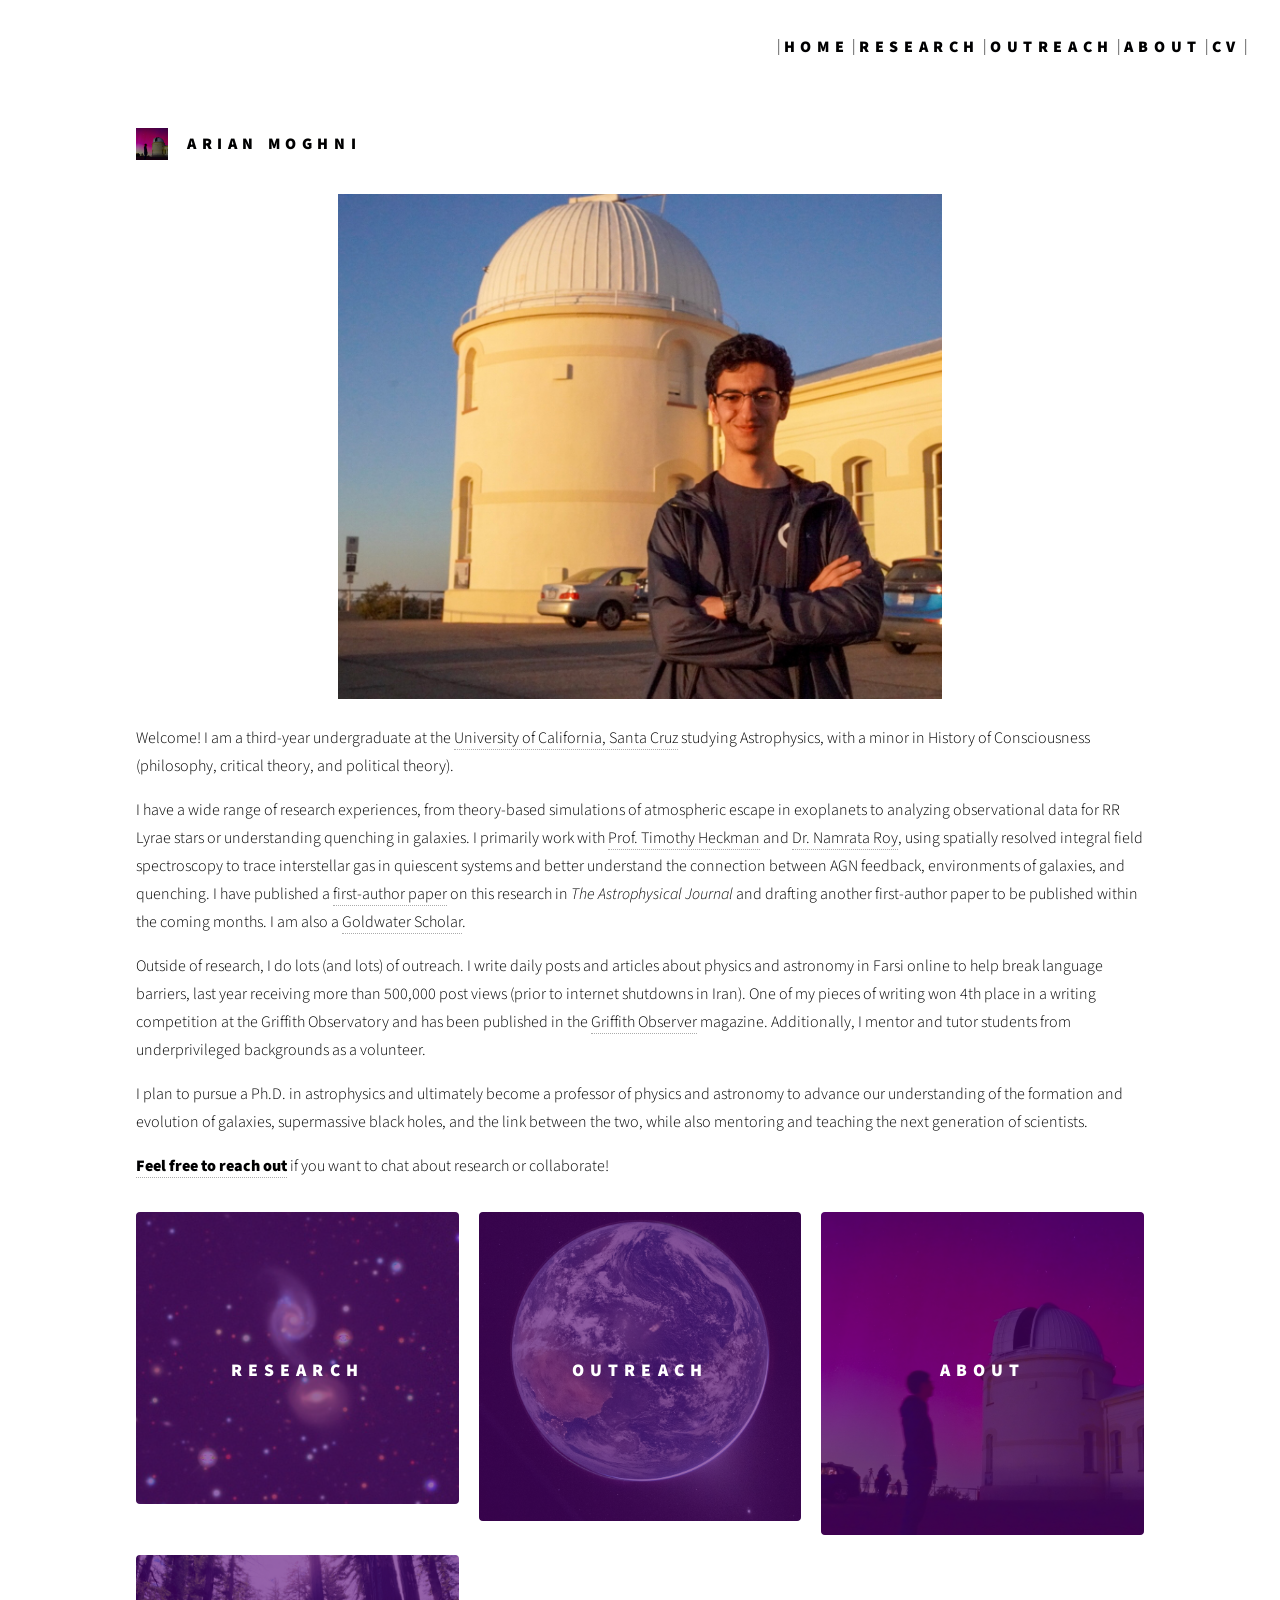
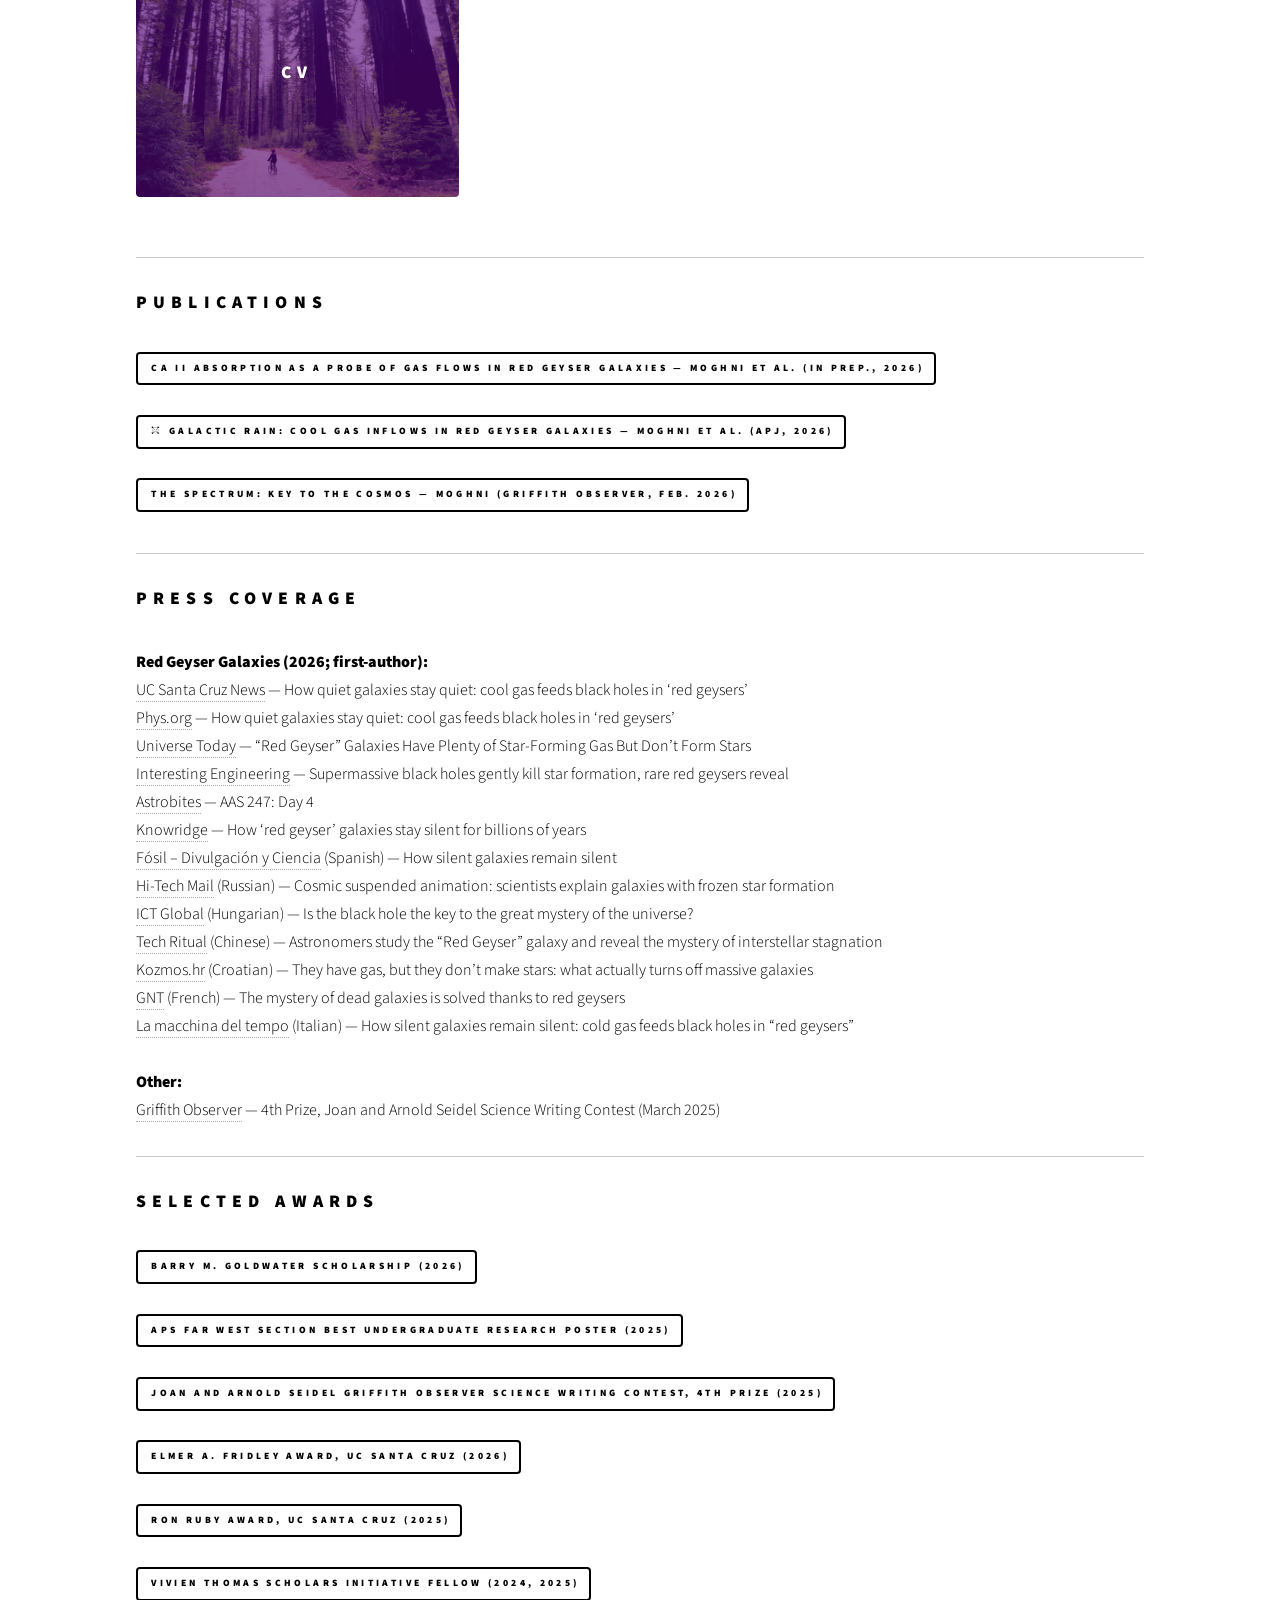
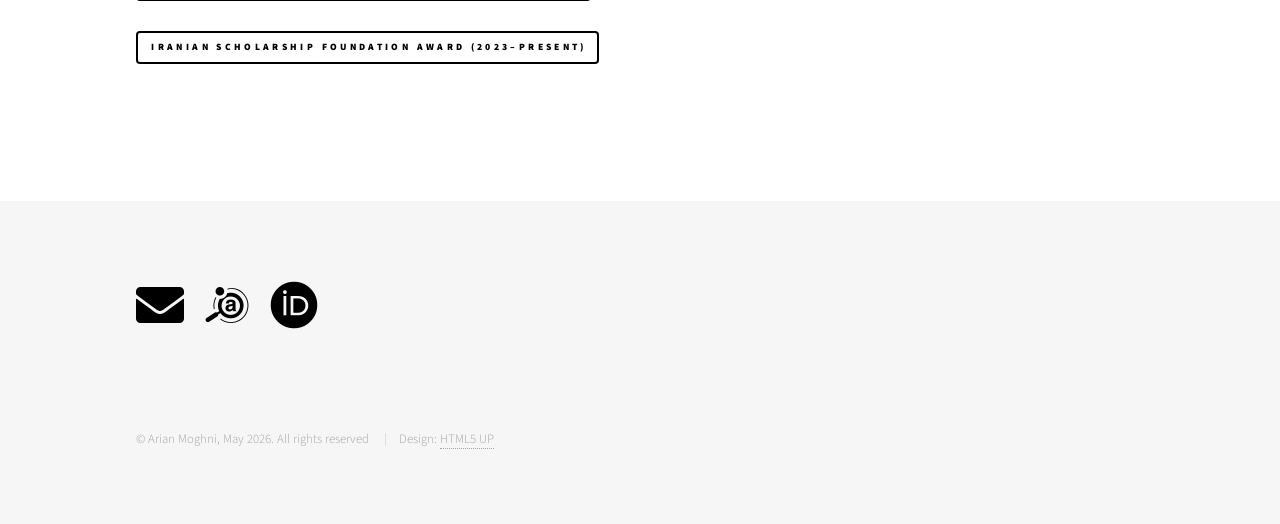
<file: index.html>
<!DOCTYPE HTML>
<!--
    Phantom by HTML5 UP
    html5up.net | @ajlkn
    Free for personal and commercial use under the CCA 3.0 license (html5up.net/license)
-->
<html>
  <head>
    <title>Home — Arian Moghni</title>
    <meta charset="utf-8" />
    <meta name="viewport" content="width=device-width, initial-scale=1, user-scalable=no" />
    <link rel="stylesheet" href="assets/css/main.css" />
    <link rel="stylesheet" href="assets/academicons-1.9.1/css/academicons.css"/>
    <link rel="icon" href="images/Aurora_Lick_copy2.png" />
    <noscript><link rel="stylesheet" href="assets/css/noscript.css" /></noscript>
  </head>
  <body class="is-preload">
    <div id="wrapper">

      <header id="header">
        <div class="inner">
          <a href="index.html" class="logo fix">
            <span class="symbol"><img src="images/Aurora_Lick_copy.jpg" alt="" /></span>
            <span class="title">Arian Moghni</span>
          </a>
          <nav>
            | <a href="index.html" class="logo"> <span class="title">Home</span> </a> |
            <a href="lyra.html" class="logo"> <span class="title">Research</span> </a> |
            <a href="previous.html" class="logo"> <span class="title">Outreach</span> </a> |
            <a href="about.html" class="logo"> <span class="title">About</span> </a> |
            <a href="cv.html" class="logo"> <span class="title">CV</span> </a> |
          </nav>
        </div>
      </header>

      <nav id="menu">
        <h2>Menu</h2>
        <ul>
          <li><a href="index.html">Home</a></li>
          <li><a href="lyra.html">Research</a></li>
          <li><a href="previous.html">Outreach</a></li>
          <li><a href="about.html">About</a></li>
          <li><a href="cv.html">CV</a></li>
        </ul>
      </nav>

      <div id="main">
        <div class="inner">
          <header>
                <div style="text-align: center; margin-bottom: 2em;">
    <img src="images/regular_lick.jpg"
         alt="Arian Moghni"
         style="width: 60%; height: auto;" />
  </div>
            
            <p>
              Welcome! I am a third-year undergraduate at the
              <a href="https://www.ucsc.edu">University of California, Santa Cruz</a>
              studying Astrophysics, with a minor in History of Consciousness
              (philosophy, critical theory, and political theory).             
            </p>
            <p>
              I have a wide range of research experiences, from theory-based simulations of atmospheric escape in exoplanets to analyzing observational data for RR Lyrae stars or understanding quenching in galaxies.
              I primarily work
              with <a href="https://physics-astronomy.jhu.edu/directory/timothy-heckman/">Prof. Timothy Heckman</a> and
              <a href="https://namrataroy.github.io">Dr. Namrata Roy</a>, using spatially resolved integral field spectroscopy to trace interstellar gas in quiescent systems and better understand the connection between AGN feedback, environments of galaxies, and quenching. I have published a <a href="https://iopscience.iop.org/article/10.3847/1538-4357/ae5f90">first-author paper</a> on this research in <i>The Astrophysical Journal</i> and drafting another first-author paper to be published within the coming months.  I am also a
              <a href="https://goldwaterscholarship.gov">Goldwater Scholar</a>.
            </p>
            <p>
              Outside of research, I do lots (and lots) of outreach.
              I write daily posts and articles about physics and astronomy in Farsi online to help break language barriers,
              last year receiving more than 500,000 post views (prior to internet shutdowns in Iran). One of my pieces of writing won 4th place in a writing competition at the Griffith Observatory and has been published in the
              <a href="https://griffithobservatory.lacity.gov/about/griffith-observer-magazine/">Griffith Observer</a> magazine. Additionally, I mentor and tutor students from underprivileged backgrounds as a volunteer. 
            </p>
            <p>
              I plan to pursue a Ph.D. in astrophysics and ultimately become a professor of physics and astronomy to advance our understanding of the formation and evolution of galaxies, supermassive black holes, and the link between the two, while also mentoring and teaching the next generation of scientists.
            </p>
            <p>
              <b><a href="&#109;&#97;&#105;&#108;&#116;&#111;&#58;&#97;&#109;&#111;&#103;&#104;&#110;&#105;&#64;&#117;&#99;&#115;&#99;&#46;&#101;&#100;&#117;">Feel free to reach out</a></b>
              if you want to chat about research or collaborate!
            </p>
          </header>

          <section class="tiles">
            <article class="style3">
              <span class="image">
                <img src="images/rg_124.jpg" alt="" />
              </span>
              <a href="lyra.html">
                <h2>Research</h2>
                <div class="content">
                  <p>Red geyser galaxies, quenching, and the cool gas that sustains AGN activity (+other research).</p>
                </div>
              </a>
            </article>
            <article class="style3">
              <span class="image">
                <img src="images/earth_img.jpg" alt="" />
              </span>
              <a href="previous.html">
                <h2>Outreach</h2>
                <div class="content">
                  <p>Science communication, mentoring, tutoring, and more.</p>
                </div>
              </a>
            </article>
            <article class="style3">
              <span class="image">
                <img src="images/Aurora_Lick_copy.jpg" alt="" />
              </span>
              <a href="about.html">
                <h2>About</h2>
                <div class="content">
                  <p>A bit about me.</p>
                </div>
              </a>
            </article>
            <article class="style3">
              <span class="image">
                <img src="images/IMG_2766 2-2.jpg" alt="" />
              </span>
              <a href="cv.html">
                <h2>CV</h2>
                <div class="content">
                  <p>Publications, awards, observing programs, and full academic record.</p>
                </div>
              </a>
            </article>
          </section>

          <br>
          <hr />

          <section>
            <h2>Publications</h2>
            <ul class="actions stacked">
              <li><a class="button small">Ca II Absorption as a Probe of Gas Flows in Red Geyser Galaxies &mdash; Moghni et al. (in prep., 2026)</a></li>
              <li><a target="_blank" href="https://iopscience.iop.org/article/10.3847/1538-4357/ae5f90" class="button small"><i class="ai ai-arxiv"></i> Galactic Rain: Cool Gas Inflows in Red Geyser Galaxies &mdash; Moghni et al. (ApJ, 2026)</a></li>
              <li><a target="_blank" href="https://griffithobservatory.lacity.gov/about/griffith-observer-magazine/" class="button small">The Spectrum: Key to the Cosmos &mdash; Moghni (Griffith Observer, Feb. 2026)</a></li>
            </ul>
          </section>

          <hr />

          <section>
            <h2>Press Coverage</h2>
            <b>Red Geyser Galaxies (2026; first-author):</b><br>
            <a target="_blank" href="https://news.ucsc.edu/2026/01/red-geyser-galaxies/">UC Santa Cruz News</a> &mdash; How quiet galaxies stay quiet: cool gas feeds black holes in &lsquo;red geysers&rsquo;<br>
            <a target="_blank" href="https://phys.org/news/2026-01-quiet-galaxies-stay-cool-gas.html">Phys.org</a> &mdash; How quiet galaxies stay quiet: cool gas feeds black holes in &lsquo;red geysers&rsquo;<br>
            <a target="_blank" href="https://www.universetoday.com/articles/red-geyser-galaxies-have-plenty-of-star-forming-gas-but-dont-form-stars">Universe Today</a> &mdash; &ldquo;Red Geyser&rdquo; Galaxies Have Plenty of Star-Forming Gas But Don&rsquo;t Form Stars<br>
            <a target="_blank" href="https://interestingengineering.com/space/red-geysers-explain-galaxies-shut-star-formation">Interesting Engineering</a> &mdash; Supermassive black holes gently kill star formation, rare red geysers reveal<br>
            <a target="_blank" href="https://astrobites.org/2026/01/10/astrobites-at-aas-247-day-4/">Astrobites</a> &mdash; AAS 247: Day 4<br>
            <a target="_blank" href="https://knowridge.com/2026/01/how-red-geyser-galaxies-stay-silent-for-billions-of-years/">Knowridge</a> &mdash; How &lsquo;red geyser&rsquo; galaxies stay silent for billions of years<br>
            <a target="_blank" href="https://www.fosil.cl/galaxias-silenciosas/">F&oacute;sil &ndash; Divulgaci&oacute;n y Ciencia</a> (Spanish) &mdash; How silent galaxies remain silent<br>
            <a target="_blank" href="https://hi-tech.mail.ru/news/140604-kosmicheskij-anabioz-uchenye-obyasnili-prirodu-galaktik-s-zamershim-zvezdoobrazovaniem/">Hi-Tech Mail</a> (Russian) &mdash; Cosmic suspended animation: scientists explain galaxies with frozen star formation<br>
            <a target="_blank" href="https://ictglobal.hu/technologia/a-fekete-lyuk-a-kulcs-az-univerzum-nagy-rejtelyehez/">ICT Global</a> (Hungarian) &mdash; Is the black hole the key to the great mystery of the universe?<br>
            <a target="_blank" href="https://www.techritual.com/2026/01/10/475996/">Tech Ritual</a> (Chinese) &mdash; Astronomers study the &ldquo;Red Geyser&rdquo; galaxy and reveal the mystery of interstellar stagnation<br>
            <a target="_blank" href="https://kozmos.hr/imaju-plin-ali-ne-stvaraju-zvijezde-sto-zapravo-gasi-masivne-galaksije/">Kozmos.hr</a> (Croatian) &mdash; They have gas, but they don&rsquo;t make stars: what actually turns off massive galaxies<br>
            <a target="_blank" href="https://www.generation-nt.com/actualites/geyser-rouge-galaxie-formation-etoile-trou-noir-astronomie-2068984">GNT</a> (French) &mdash; The mystery of dead galaxies is solved thanks to red geysers<br>
            <a target="_blank" href="https://umbertogaetani.substack.com/p/come-le-galassie-silenziose-rimangono">La macchina del tempo</a> (Italian) &mdash; How silent galaxies remain silent: cold gas feeds black holes in &ldquo;red geysers&rdquo;<br>
            <br>
            <b>Other:</b><br>
            <a target="_blank" href="https://griffithobservatory.org/griffith-observer/">Griffith Observer</a> &mdash; 4th Prize, Joan and Arnold Seidel Science Writing Contest (March 2025)<br>
          </section>

          <hr />

          <section>
            <h2>Selected Awards</h2>
            <ul class="actions stacked">
              <li><a target="_blank" href="https://goldwaterscholarship.gov" class="button small">Barry M. Goldwater Scholarship (2026)</a></li>
              <li><a target="_blank" href="https://sites.google.com/ucsc.edu/aps-fws-meeting-2025/presentation-format?authuser=0" class="button small">APS Far West Section Best Undergraduate Research Poster (2025)</a></li>
              <li><a target="_blank" href="https://griffithobservatory.lacity.gov/about/griffith-observer-magazine/" class="button small">Joan and Arnold Seidel Griffith Observer Science Writing Contest, 4th Prize (2025)</a></li>
              <li><a target="_blank" href="https://science.ucsc.edu/research-opportunities/elmer-a-fridley-award-in-the-physical-sciences/" class="button small">Elmer A. Fridley Award, UC Santa Cruz (2026)</a></li>
              <li><a target="_blank" href="https://physics.ucsc.edu/academic-programs/undergrads/scholarships-and-awards/ron-ruby-scholarship/" class="button small">Ron Ruby Award, UC Santa Cruz (2025)</a></li>
              <li><a target="_blank" href="https://provost.jhu.edu/about/vivien-thomas-scholars-initiative/" class="button small">Vivien Thomas Scholars Initiative Fellow (2024, 2025)</a></li>
              <li><a target="_blank" href="https://theisf.org/what-we-do/" class="button small">Iranian Scholarship Foundation Award (2023&ndash;present)</a></li>
            </ul>
          </section>

        </div>
      </div>

      <footer id="footer">
        <div class="inner">
          <ul class="icons">
            <li><a href="&#109;&#97;&#105;&#108;&#116;&#111;&#58;&#97;&#109;&#111;&#103;&#104;&#110;&#105;&#64;&#117;&#99;&#115;&#99;&#46;&#101;&#100;&#117;" class="icon"><i class="fas fa-envelope fa-3x"></i></a></li>
            <li><a href="https://ui.adsabs.harvard.edu/search/q=author%3A(%22moghni%2C%20arian%22)&sort=date%20desc%2C%20bibcode%20desc&p_=0" class="icon"><i class="ai ai-ads ai-3x"></i></a></li>
            <li><a href="https://orcid.org" class="icon"><i class="ai ai-orcid ai-3x"></i></a></li>
          </ul>
          <ul class="copyright">
            <li>&copy; Arian Moghni, May 2026. All rights reserved</li>
            <li>Design: <a href="http://html5up.net">HTML5 UP</a></li>
          </ul>
        </div>
      </footer>

    </div>

    <script src="assets/js/jquery.min.js"></script>
    <script src="assets/js/browser.min.js"></script>
    <script src="assets/js/breakpoints.min.js"></script>
    <script src="assets/js/util.js"></script>
    <script src="assets/js/main.js"></script>

  </body>
</html>
</file>
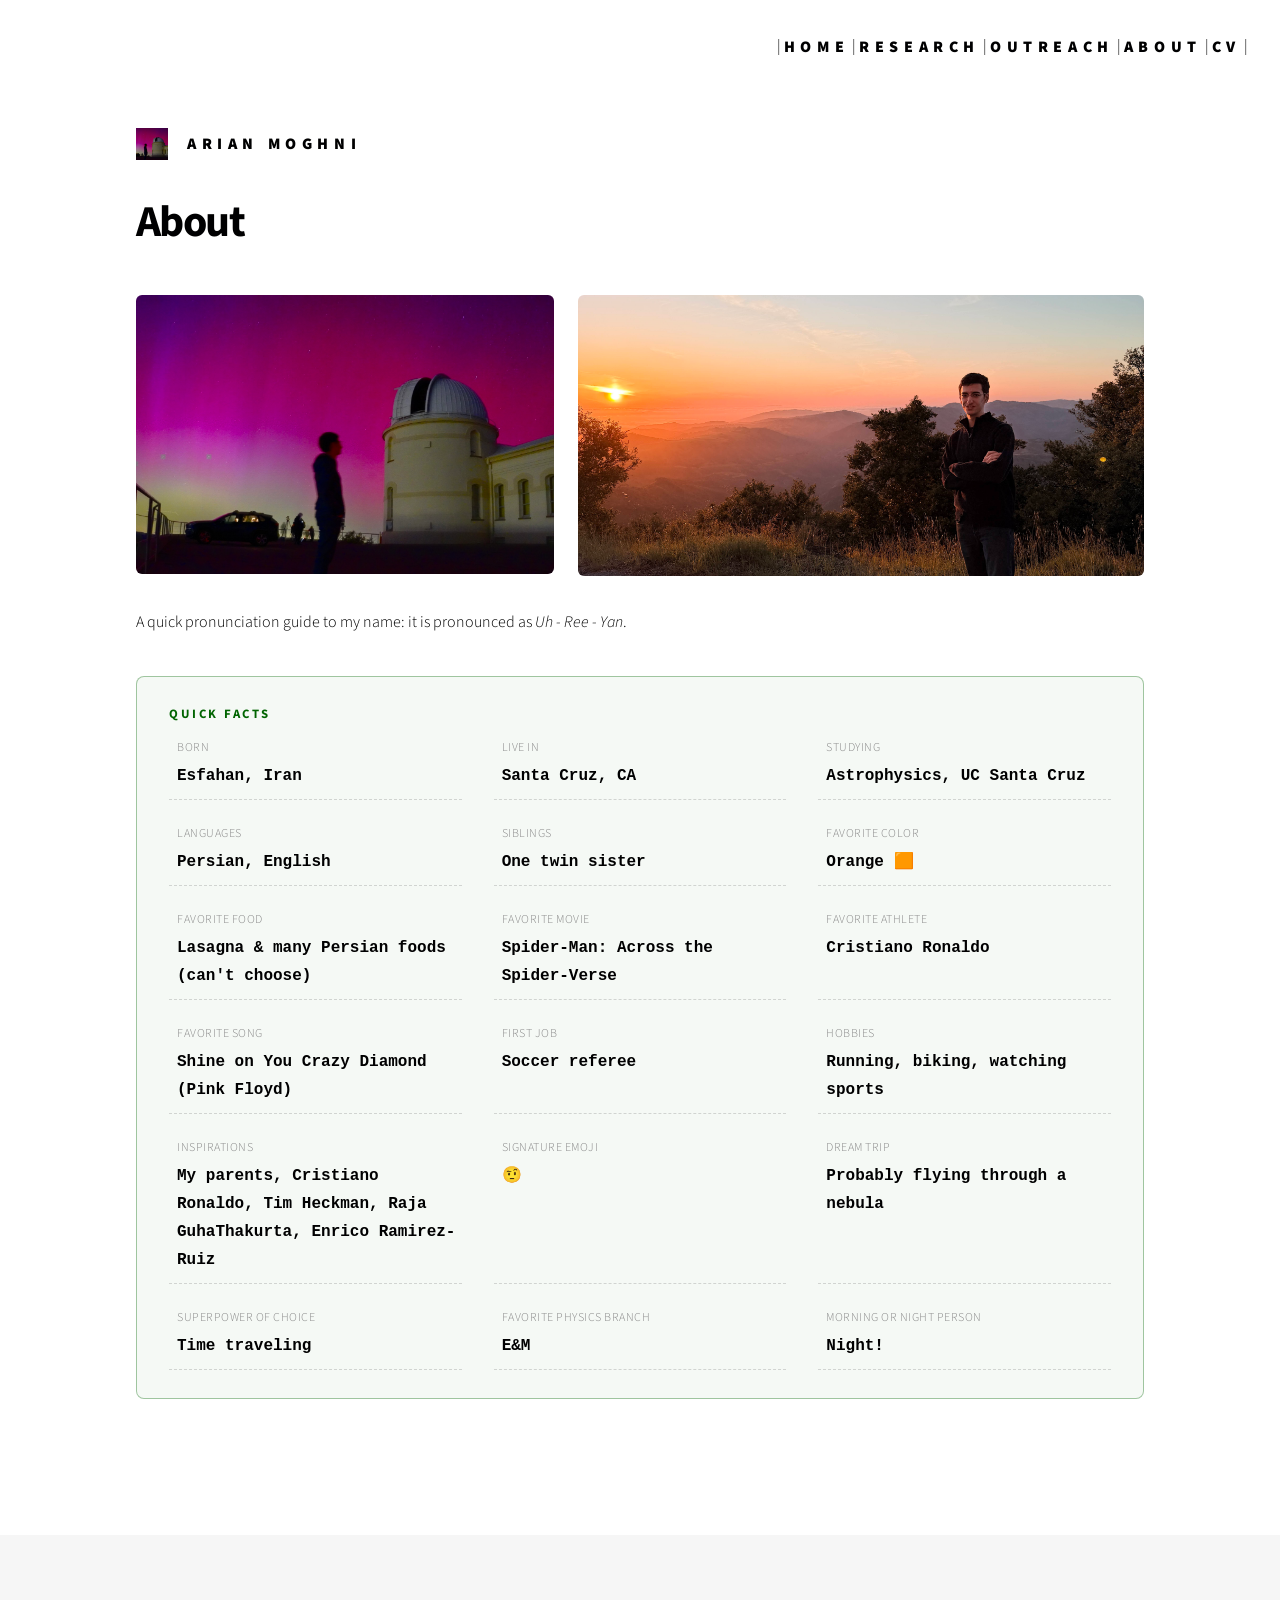
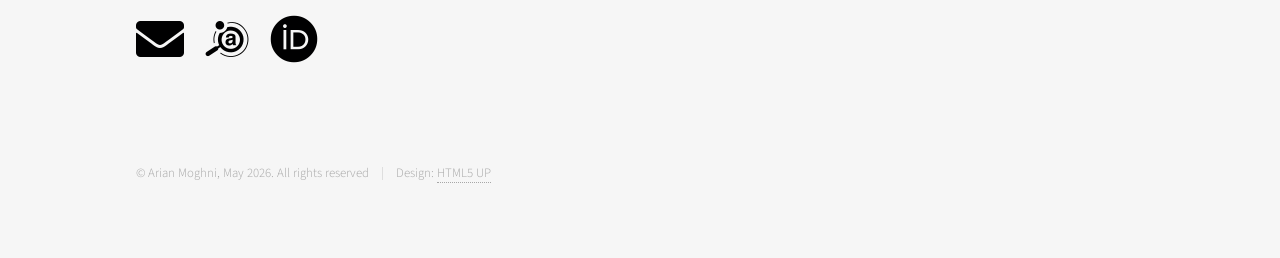
<file: about.html>
<!DOCTYPE HTML>
<!--
    Phantom by HTML5 UP
    html5up.net | @ajlkn
    Free for personal and commercial use under the CCA 3.0 license (html5up.net/license)
  -->
<html>
  <head>
    <title>About — Arian Moghni</title> 
    <meta charset="utf-8" />
    <meta name="viewport" content="width=device-width, initial-scale=1, user-scalable=no" />
    <link rel="stylesheet" href="assets/css/main.css" />
    <link rel="stylesheet" href="assets/academicons-1.9.1/css/academicons.css"/>
	<link rel="icon" href="images/Aurora_Lick_copy2.png" />
    <noscript><link rel="stylesheet" href="assets/css/noscript.css" /></noscript>

    <style>
      .quick-facts {
        border: 1px solid rgba(0, 100, 0, 0.35);
        border-radius: 8px;
        padding: 1.75em 2em;
        margin: 2.5em 0;
        background: rgba(0, 100, 0, 0.04);
      }
      .quick-facts h3 {
        margin: 0 0 1em 0;
        font-size: 0.8em;
        letter-spacing: 2.5px;
        text-transform: uppercase;
        color: darkgreen;
        font-weight: 700;
      }
      .quick-facts ul {
        list-style: none;
        margin: 0;
        padding: 0;
        display: grid;
        grid-template-columns: repeat(3, 1fr);
        gap: 1.4em 2em;
      }
      .quick-facts li {
        display: flex;
        flex-direction: column;
        gap: 0.25em;
        border-bottom: 1px dashed rgba(0, 0, 0, 0.15);
        padding-bottom: 0.6em;
        min-width: 0;
      }
      .quick-facts .fact-label {
        font-size: 0.75em;
        text-transform: uppercase;
        letter-spacing: 0.5px;
        color: #888;
      }
      .quick-facts .fact-value {
        font-family: "Courier New", Courier, monospace;
        font-weight: 600;
        word-wrap: break-word;
        overflow-wrap: break-word;
      }
      @media screen and (max-width: 736px) {
        .quick-facts ul { grid-template-columns: repeat(2, 1fr); }
      }
      @media screen and (max-width: 480px) {
        .quick-facts { padding: 1.25em 1.25em; }
        .quick-facts ul { grid-template-columns: 1fr; gap: 0.9em; }
      }
    </style>
  </head>
  <body class="is-preload">
    <!-- Wrapper -->
    <div id="wrapper">
      
      <!-- Header -->
      <header id="header">
	<div class="inner">
	  
	  <!-- Logo -->
	  <a href="index.html" class="logo fix">
	    <span class="symbol"><img src="images/Aurora_Lick_copy.jpg" alt=""/></span>
	    <span class="title">Arian Moghni</span>
	  </a>
	  
	  <!-- Nav -->
	  <nav>
	    | <a href="index.html" class="logo"> <span class="title">Home</span></a> |
	    <a href="lyra.html" class="logo"> <span class="title">Research</span></a> |
	    <a href="previous.html" class="logo"> <span class="title">Outreach</span></a> |
	    <a href="about.html" class="logo"> <span class="title">About</span></a> |
	    <a href="cv.html" class="logo"> <span class="title">CV</span></a> |	
	  </nav>
	  
	</div>
      </header>
      
      <!-- Menu -->
      <nav id="menu">
	<h2>Menu</h2>
	<ul>
	  <li><a href="index.html">Home</a></li>
	  <li><a href="lyra.html">Research</a></li>
	  <li><a
		href="previous.html">Outreach</a></li>
	  <li><a href="about.html">About</a></li>
	  <li><a href="elements.html">Contact</a></li>
	</ul>
      </nav>
      
     <!-- Main -->
<div id="main">
  <div class="inner">
    <h1>About</h1>
    <style>
.about-images {
  display: grid;
  grid-template-columns: 0.85fr 1.15fr;
  gap: 1.5em;
  margin: 2em 0;
  align-items: start;
}

.about-images img {
  width: 100%;
  height: auto;
  display: block;
  border-radius: 6px;
}

@media screen and (max-width: 736px) {
  .about-images {
    grid-template-columns: 1fr;
  }
}
</style>

<div class="about-images">
  <img src="images/Aurora_Lick.jpg" alt="Aurora at Lick Observatory" />
  <img src="images/Lick_img_3-2.jpg" alt="Lick Observatory" />
  
</div>

	  
    <p>
      A quick pronunciation guide to my name: it is pronounced as <em>Uh - Ree - Yan</em>.
    </p>

	<p>
 
</p>

    <div class="quick-facts">
      <h3>Quick Facts</h3>
      <ul>
        <li><span class="fact-label">Born</span><span class="fact-value">Esfahan, Iran</span></li>
        <li><span class="fact-label">Live in</span><span class="fact-value">Santa Cruz, CA</span></li>
        <li><span class="fact-label">Studying</span><span class="fact-value">Astrophysics, UC Santa Cruz</span></li>
        <li><span class="fact-label">Languages</span><span class="fact-value">Persian, English</span></li>
        <li><span class="fact-label">Siblings</span><span class="fact-value">One twin sister</span></li>
		  
		<li><span class="fact-label">Favorite Color</span><span class="fact-value">Orange 🟧</span></li>
		<li><span class="fact-label">Favorite Food</span><span class="fact-value">Lasagna &amp; many Persian foods (can't choose)</span></li>
        <li><span class="fact-label">Favorite movie</span><span class="fact-value">Spider-Man: Across the Spider-Verse</span></li>
        <li><span class="fact-label">Favorite Athlete</span><span class="fact-value">Cristiano Ronaldo</span></li>
		<li><span class="fact-label">Favorite Song</span><span class="fact-value">Shine on You Crazy Diamond (Pink Floyd)</span></li>

		<li><span class="fact-label">First job</span><span class="fact-value">Soccer referee</span></li>
        <li><span class="fact-label">Hobbies</span><span class="fact-value">Running, biking, watching sports</span></li>
        <li><span class="fact-label">Inspirations</span><span class="fact-value">My parents, Cristiano Ronaldo, Tim Heckman, Raja GuhaThakurta, Enrico Ramirez-Ruiz</span></li>
        <li><span class="fact-label">Signature emoji</span><span class="fact-value">🤨</span></li>

		<li><span class="fact-label">Dream trip</span><span class="fact-value">Probably flying through a nebula</span></li>
        <li><span class="fact-label">Superpower of choice</span><span class="fact-value">Time traveling</span></li>
        <li><span class="fact-label">Favorite physics branch</span><span class="fact-value">E&M</span></li>

		<li><span class="fact-label">Morning or night person</span><span class="fact-value">Night!</span></li>
      </ul>
    </div>

  </div>
</div>
      <!-- Footer -->
      <footer id="footer">
	<div class="inner">
          <ul class="icons">
	  <li><a href="javascript:location='mailto:&#109;&#111;&#103;&#104;&#110;&#105;&#046;&#097;&#114;&#105;&#097;&#110;&#064;&#103;&#109;&#097;&#105;&#108;&#046;&#099;&#111;&#109;';void 0" class="icon"><i class="fas fa-envelope fa-3x"></i></a>
	</li>
            <li><a href=https://ui.adsabs.harvard.edu/search/fq=%7B!type%3Daqp%20v%3D%24fq_database%7D&fq_database=(database%3Aastronomy%20OR%20database%3Aphysics)&q=author%3A%22arian%20moghni%22&sort=date%20desc%2C%20bibcode%20desc&p_=0 class="icon"><i class="ai ai-ads ai-3x"></i>
            </a></li>
            <li><a href=https://orcid.org/0009-0003-4285-8072 class="icon"><i class="ai ai-orcid ai-3x"></i>
            </a></li>
          </ul>
	  <ul class="copyright">
	    <li>&copy;
	      Arian Moghni, May 2026. All rights reserved</li><li>Design: <a href="http://html5up.net">HTML5 UP</a></li>
	  </ul>
	</div>
      </footer>
      
    </div>
    
    <!-- Scripts -->
    <script src="assets/js/jquery.min.js"></script>
    <script src="assets/js/browser.min.js"></script>
    <script src="assets/js/breakpoints.min.js"></script>
    <script src="assets/js/util.js"></script>
    <script src="assets/js/main.js"></script>
    
  </body>
</html>
</file>
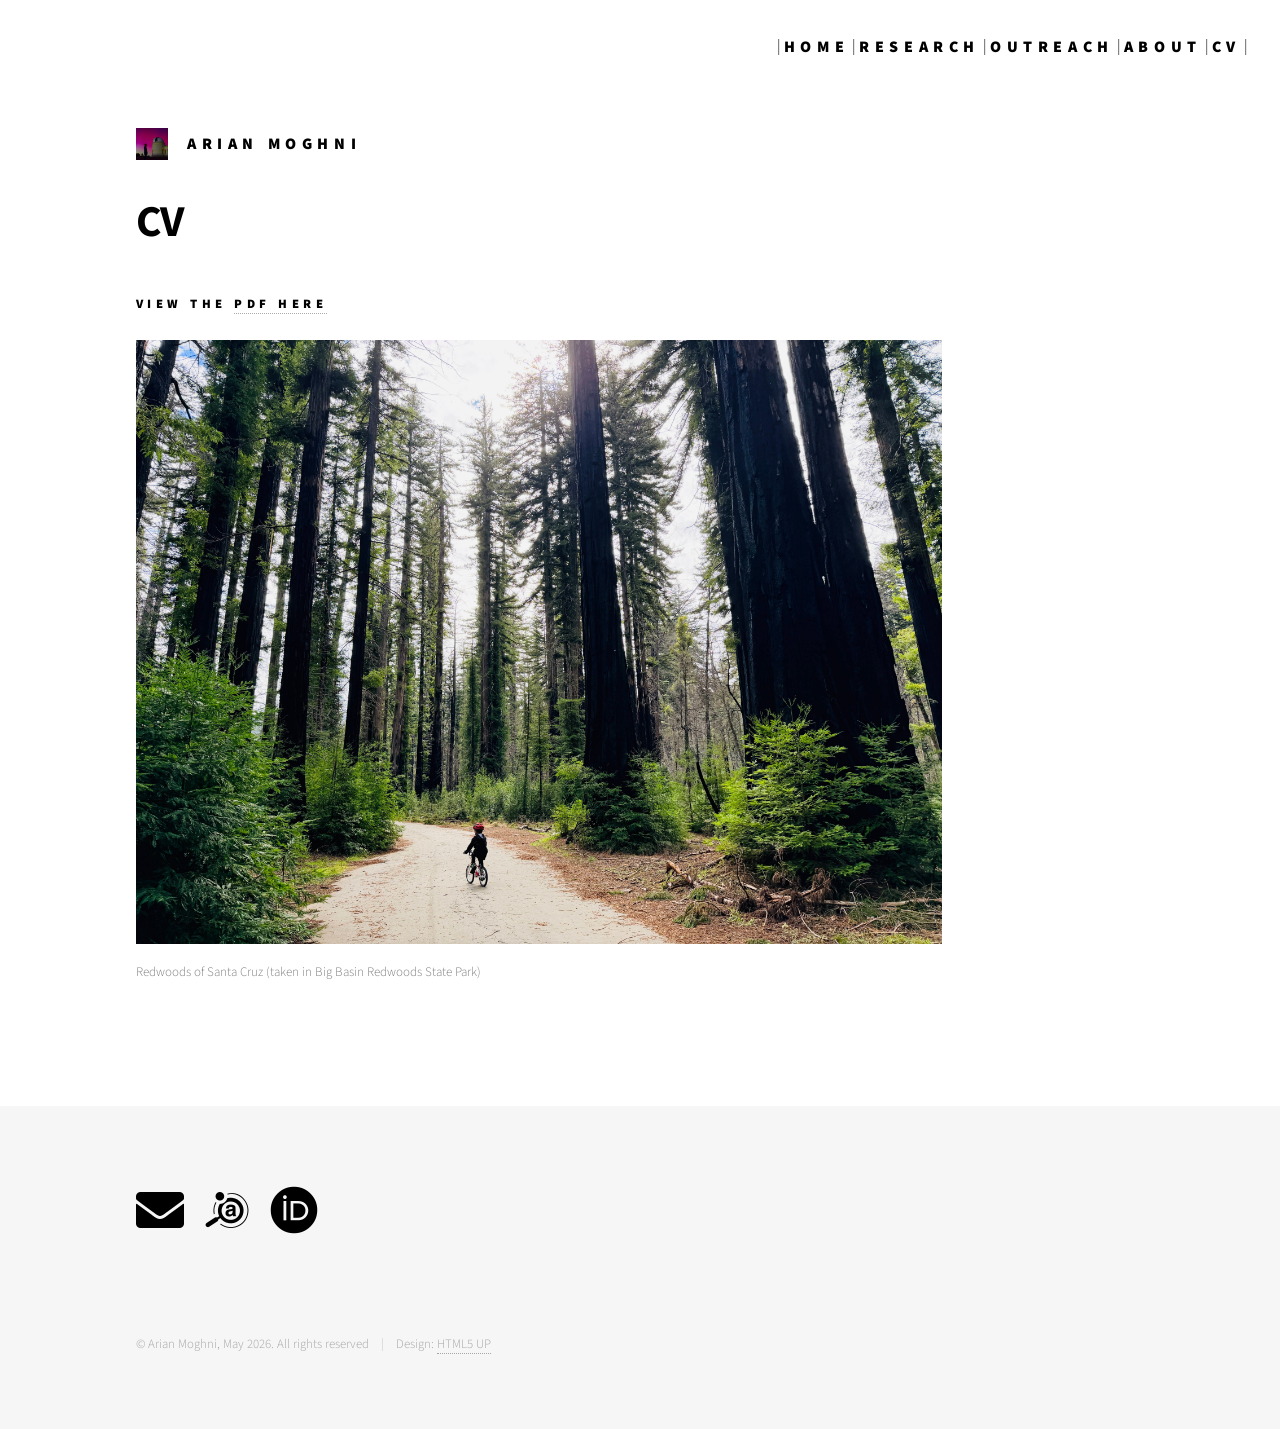
<file: cv.html>
<!DOCTYPE HTML>
<!-- Phantom by HTML5 UP html5up.net | @ajlkn Free for personal and commercial use under the CCA 3.0 license (html5up.net/license) -->
<html>
	<head>
		<title>CV — Arian Moghni</title>
		<meta charset="utf-8" />
		<meta name="viewport" content="width=device-width, initial-scale=1, user-scalable=no" />
		<link rel="stylesheet" href="assets/css/main.css" />
		<link rel="stylesheet" href="assets/academicons-1.9.1/css/academicons.css"/>
		<link rel="icon" type="image/png" href="images/Aurora_Lick_copy2.png" />
		<noscript><link rel="stylesheet" href="assets/css/noscript.css" /></noscript>
	</head>
	<body class="is-preload">

		<!-- Wrapper -->
		<div id="wrapper">

			<!-- Header -->
			<header id="header">
				<div class="inner">

					<!-- Logo -->
					<a href="index.html" class="logo fix">
						<span class="symbol"><img src="images/Aurora_Lick_copy.jpg" alt=""/></span>
						<span class="title">Arian Moghni</span>
					</a>

					<!-- Nav -->
					<nav>
						|
						<a href="index.html" class="logo">
							<span class="title">Home</span>
						</a>
						|
						<a href="lyra.html" class="logo">
							<span class="title">Research</span>
						</a>
						|
						<a href="previous.html" class="logo">
							<span class="title">Outreach</span>
						</a>
						|
						<a href="about.html" class="logo">
							<span class="title">About</span>
						</a>
						|
						<a href="cv.html" class="logo">
							<span class="title">CV</span>
						</a>
						|
					</nav>

				</div>
			</header>

			<!-- Main -->
			<div id="main">
				<div class="inner">
					<h1>CV</h1>
					<h4>View the <a href=Moghni_A_CV.pdf>PDF here</a></h4>
					<img src="images/IMG_2766 2-2.jpg" alt="" style="width: 80%; height: auto;" />
					<p style="font-size: 13px; color: gray; margin-top: 8px;">Redwoods of Santa Cruz (taken in Big Basin Redwoods State Park)</p>
				</div>
			</div>

			<!-- Footer -->
			<footer id="footer">
				<div class="inner">
					<ul class="icons">
						<li><a href="&#109;&#97;&#105;&#108;&#116;&#111;&#58;&#103;&#117;&#116;&#99;&#107;&#101;&#64;&#104;&#97;&#119;&#97;&#105;&#105;&#46;&#101;&#100;&#117;" class="icon"><i class="fas fa-envelope fa-3x"></i></a>
						</li>
						<li><a href=https://ui.adsabs.harvard.edu/search/q=author%3A(%22gutcke%2C%20thales%22)&sort=date%20desc%2C%20bibcode%20desc&p_=0 class="icon"><i class="ai ai-ads ai-3x"></i>
						</a></li>
						<li><a href=https://orcid.org/0000-0001-6179-7701 class="icon"><i class="ai ai-orcid ai-3x"></i>
						</a></li>
					</ul>
					<ul class="copyright">
						<li>&copy; Arian Moghni, May 2026. All rights reserved</li><li>Design: <a href="http://html5up.net">HTML5 UP</a></li>
					</ul>
				</div>
			</footer>

		</div>

		<!-- Scripts -->
		<script src="assets/js/jquery.min.js"></script>
		<script src="assets/js/browser.min.js"></script>
		<script src="assets/js/breakpoints.min.js"></script>
		<script src="assets/js/util.js"></script>
		<script src="assets/js/main.js"></script>

	</body>
</html>
</file>
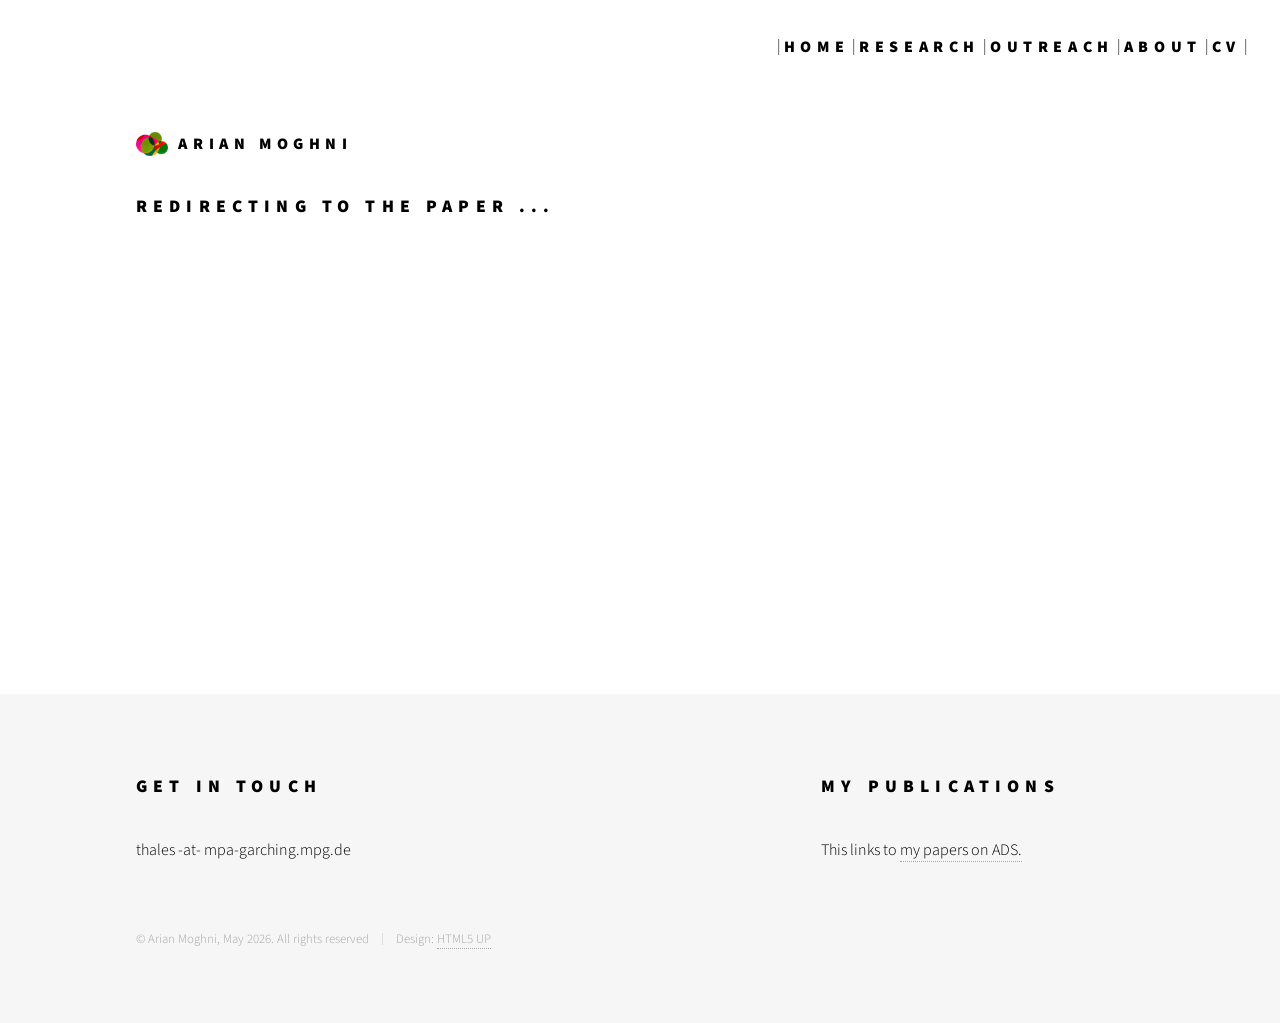
<file: method_paper.html>
<!DOCTYPE HTML>
<!--
	Phantom by HTML5 UP
	html5up.net | @ajlkn
	Free for personal and commercial use under the CCA 3.0 license (html5up.net/license)
-->
<html>
	<head>
		<title>Arian Moghni</title>
		<meta charset="utf-8" />
		<meta name="viewport" content="width=device-width, initial-scale=1, user-scalable=no" />
		<link rel="stylesheet" href="assets/css/main.css" />
		<link rel="icon" type="image/png" href="images/Aurora_Lick_copy.png" />
		<noscript><link rel="stylesheet" href="assets/css/noscript.css" /></noscript>
	</head>
	<body class="is-preload">
		<!-- Wrapper -->
			<div id="wrapper">

				<!-- Header -->
					<header id="header">
						<div class="inner">

							<!-- Logo -->
								<a href="index.html" class="logo fix">
									<span
								class="symbol"><img
								src="images/bubbles.png"
								alt=""
								/></span><span
								class="title">Arian Moghni
								</span>
								</a>

							<!-- Nav -->
						  <nav>
						  | <a href="index.html" class="logo"> <span class="title">Home</span>	</a> |
						  <a href="lyra.html" class="logo"> <span class="title">Research</span>	</a> |
						  <a href="previous.html" class="logo"> <span class="title">Outreach</span>	</a> |
						  <a href="about.html" class="logo"> <span class="title">About</span>	</a> |
						  <a href="cv.html" class="logo"> <span class="title">CV</span>	</a> |
						</nav>

						</div>
					</header>

				<!-- Menu -->
					<nav id="menu">
						<h2>Menu</h2>
						<ul>
							<li><a href="index.html">Home</a></li>
							<li><a href="lyra.html">Research</a></li>
							<li><a
					href="previous.html">Outreach</a></li>
							<li><a href="about.html">About</a></li>
							<li><a href="elements.html">Contact</a></li>
						</ul>
					</nav>

				<!-- Main -->
					<div id="main">
					  <div class="inner">
					    <h2> Redirecting to the paper ...  </h2>
					  <meta http-equiv="refresh" content="2; URL=https://ui.adsabs.harvard.edu/abs/2020arXiv201007311G/abstract" />
					    <p style="margin-bottom:10cm;">
					      </p>
					</div>
					</div>

				<!-- Footer -->
					<footer id="footer">
					<div class="inner">
					  <section>
					  <h2>Get in touch</h2>
					  <a></a>
					    thales -at- mpa-garching.mpg.de
					  </section>
					  <section>
					  <h2>My publications</h2>
					  This links to <a href=https://ui.adsabs.harvard.edu/search/q=author%3A(%22gutcke%2C%20thales%22)&sort=date%20desc%2C%20bibcode%20desc&p_=0>my papers on ADS.</a>
					  </section>
					  <ul class="copyright">
								<li>&copy;
					Arian Moghni, May 2026. All rights reserved</li><li>Design: <a href="http://html5up.net">HTML5 UP</a></li>
							</ul>
					</div>
					</footer>

			</div>

		<!-- Scripts -->
			<script src="assets/js/jquery.min.js"></script>
			<script src="assets/js/browser.min.js"></script>
			<script src="assets/js/breakpoints.min.js"></script>
			<script src="assets/js/util.js"></script>
			<script src="assets/js/main.js"></script>

	</body>
</html>
</file>
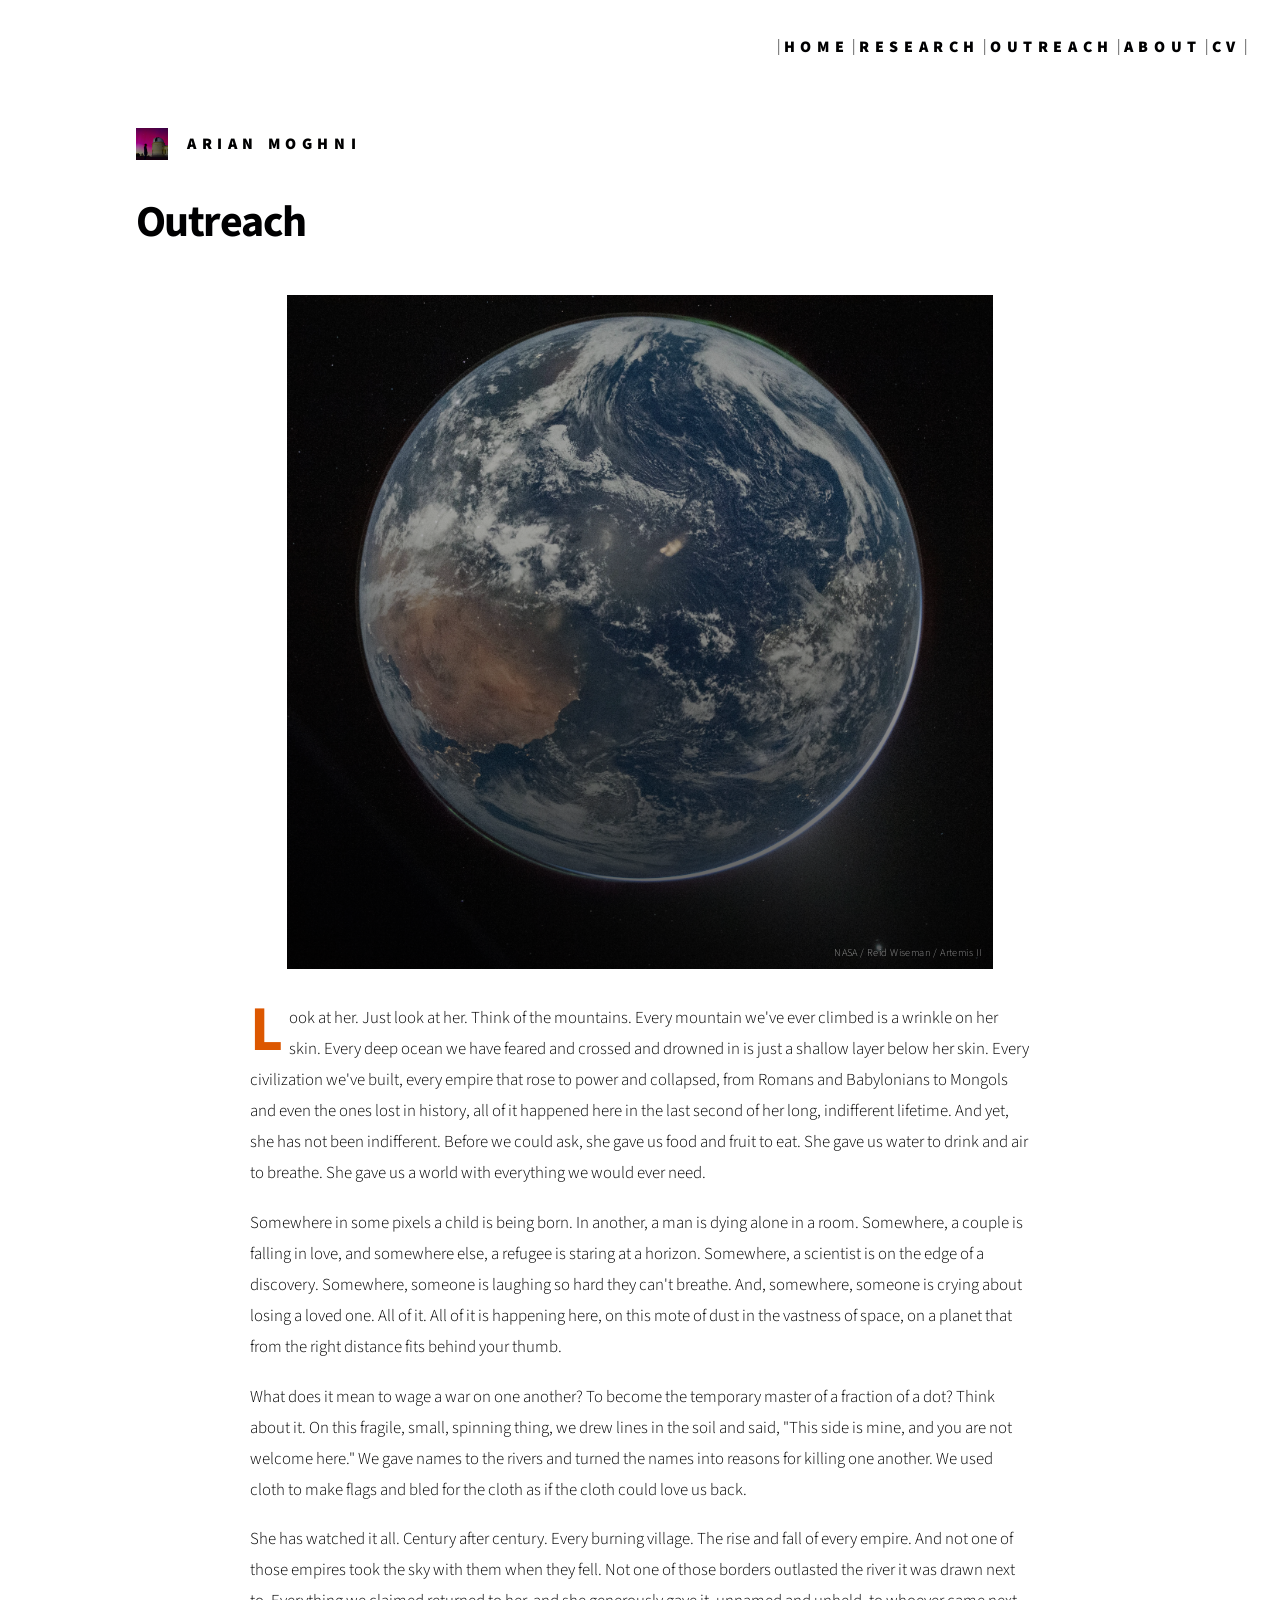
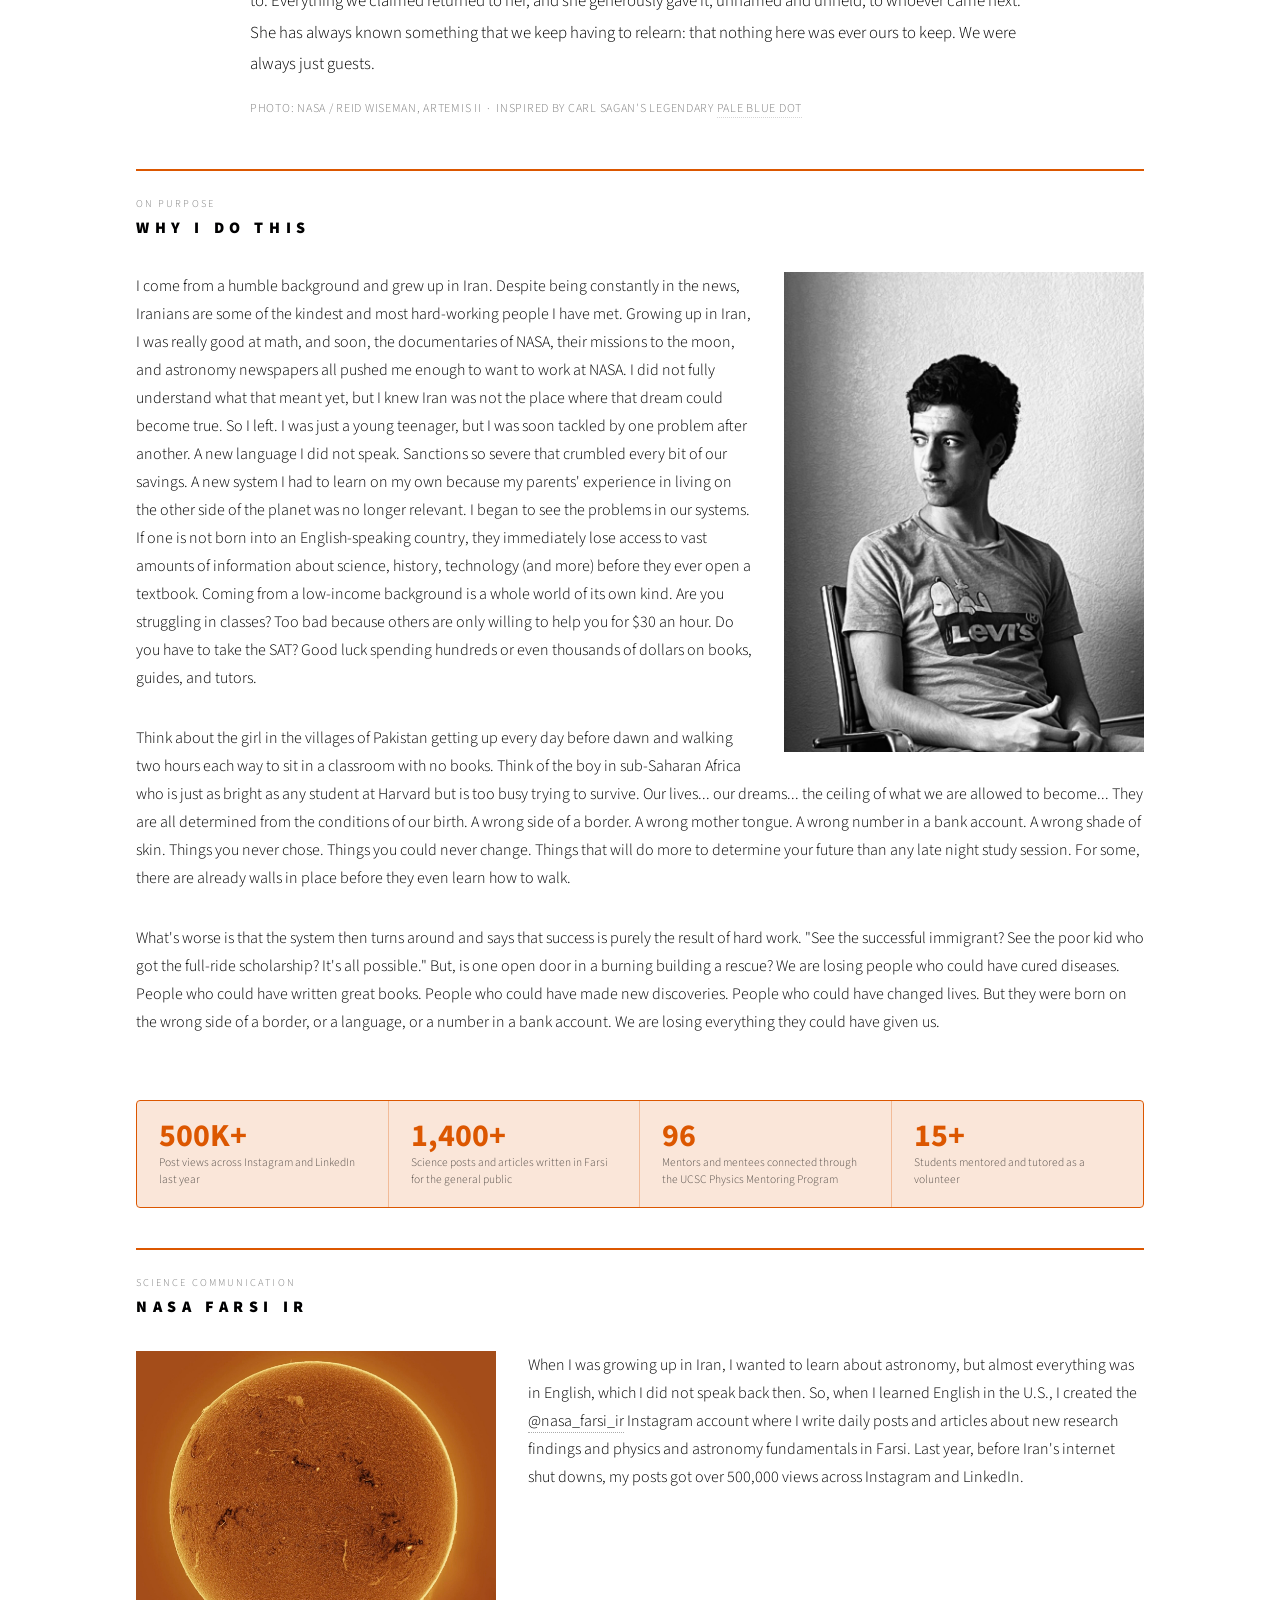
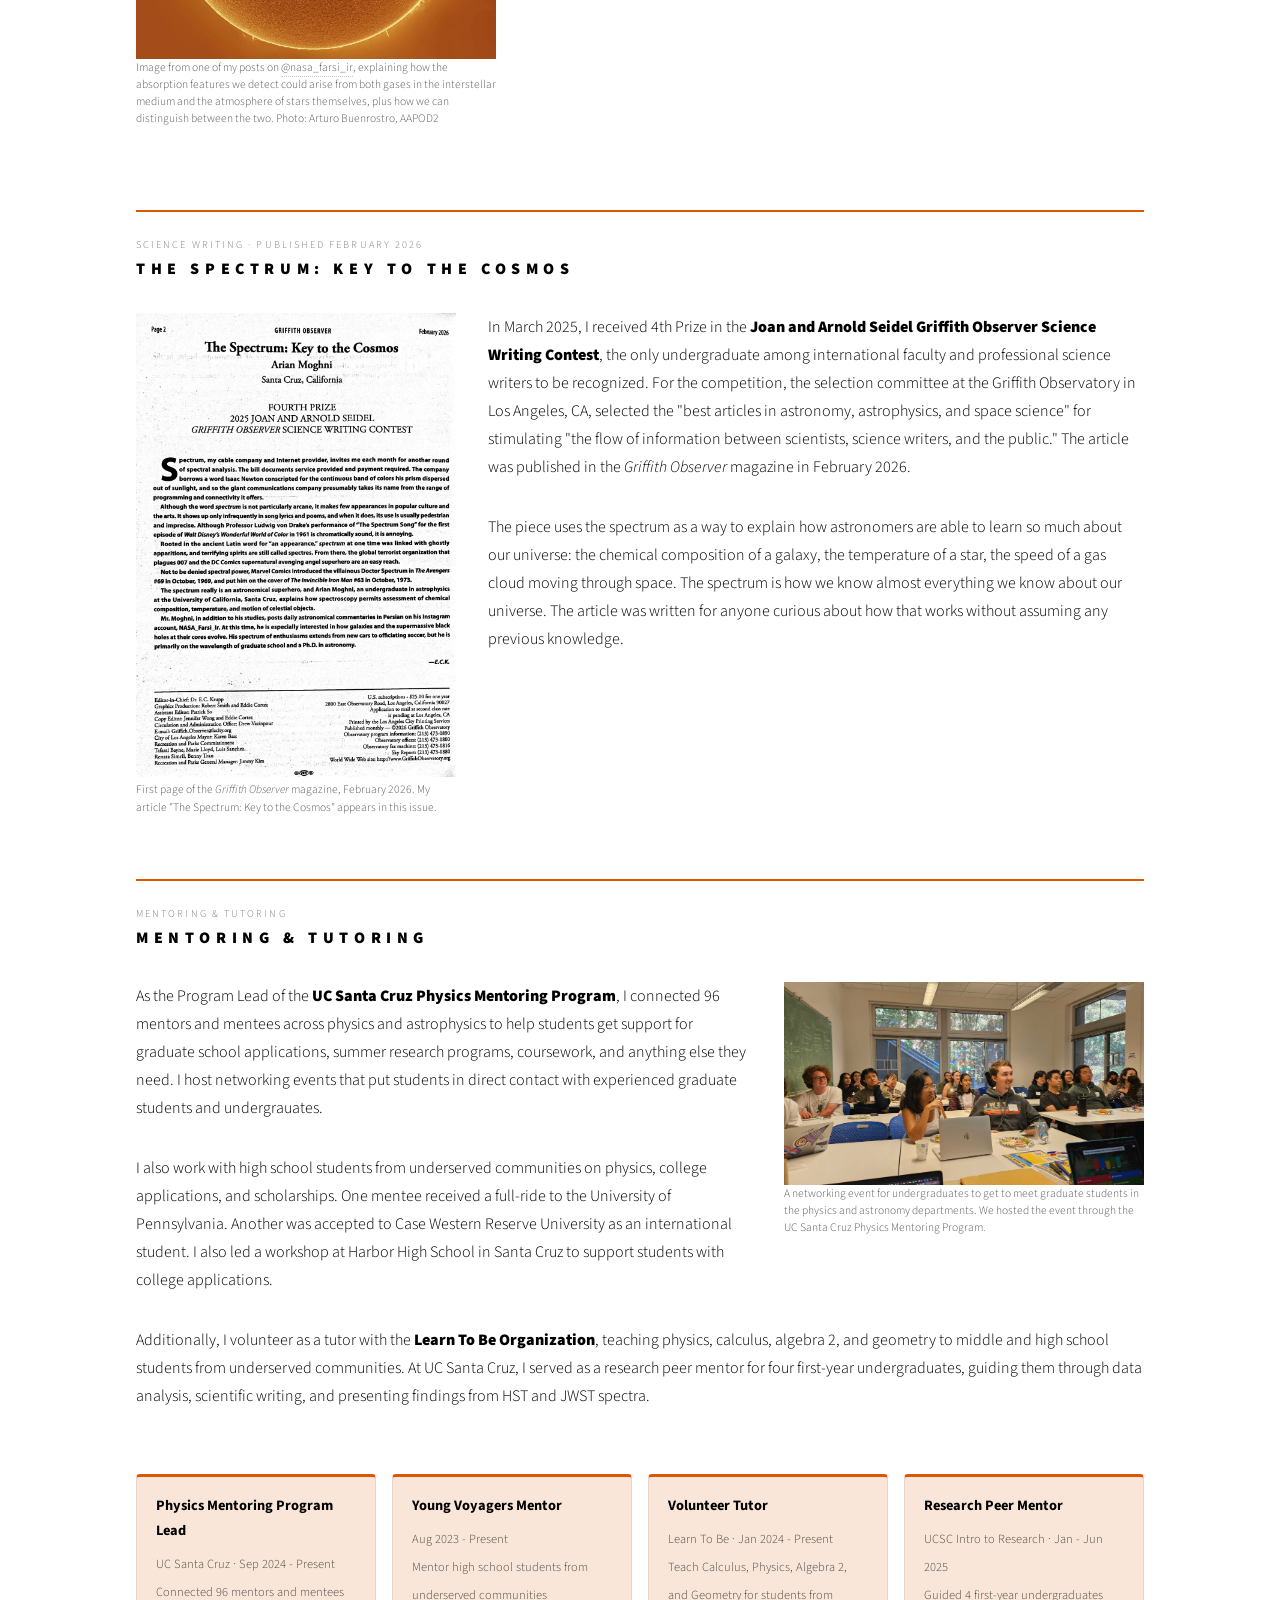
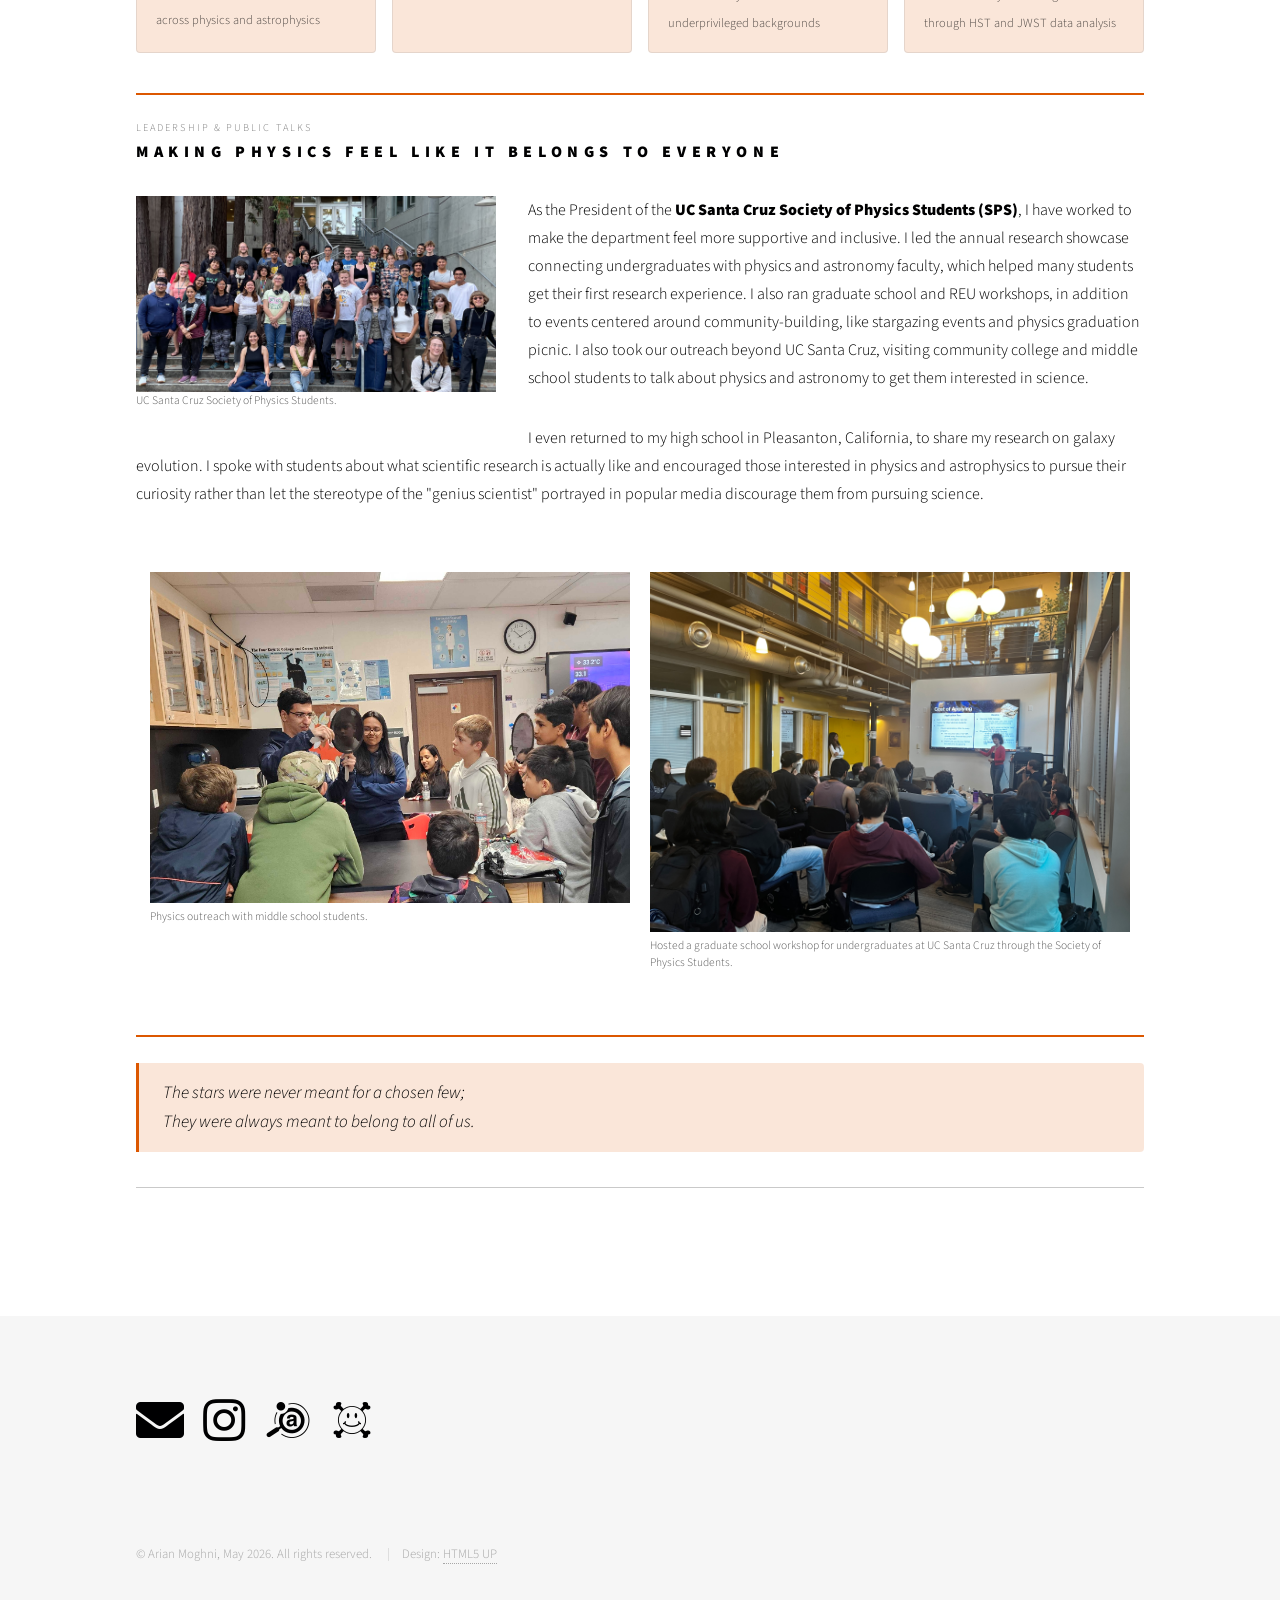
<file: previous.html>
<!DOCTYPE HTML>
<html>
<head>
  <title>Outreach — Arian Moghni</title>
  <meta charset="utf-8" />
  <meta name="viewport" content="width=device-width, initial-scale=1, user-scalable=no" />
  <link rel="stylesheet" href="assets/css/main.css" />
  <link rel="stylesheet" href="assets/academicons-1.9.1/css/academicons.css"/>
  <link rel="icon" href="images/Aurora_Lick_copy2.png" />
  <noscript><link rel="stylesheet" href="assets/css/noscript.css" /></noscript>

  <style>  
    :root {
      --ac: #dc5700;
      --ac-bg: rgba(220, 87, 0, 0.15);
      --ac-border: rgba(220, 87, 0, 1);
    }

    /* ── Earth opening section ──────────────────────────────── */
    .earth-section {
      position: relative;
      margin-bottom: 3em;
    }
    .earth-img-wrap {
      position: relative;
      width: 70%;
      margin: 0 auto;
    }
    .earth-img-wrap img {
      width: 100%;
      height: auto;
      display: block;
      filter: brightness(0.72);
    }
    .earth-overlay {
      position: absolute;
      inset: 0;
      background: linear-gradient(to bottom, transparent 30%, rgba(0,0,0,0.55) 100%);
    }
    .earth-credit {
      position: absolute;
      bottom: 0.7em;
      right: 1em;
      font-size: 0.65em;
      opacity: 0.55;
      color: #fff;
      letter-spacing: 0.04em;
    }
    .earth-prose {
      max-width: 780px;
      margin: 2em auto 0;
      font-size: 1.05em;
      line-height: 1.85;
      color: inherit;
    }
    .earth-prose p {
      margin-bottom: 1.1em;
    }
    .earth-prose .drop-cap::first-letter {
      float: left;
      font-size: 3.8em;
      line-height: 0.78;
      margin: 0.05em 0.1em 0 0;
      color: var(--ac-border);
      font-weight: 700;
    }
    .earth-signature {
      font-size: 0.72em;
      opacity: 0.5;
      margin-top: 0.4em;
      letter-spacing: 0.06em;
      text-transform: uppercase;
    }

    /* ── Section divider ────────────────────────────────────── */
    hr.accent {
      border: none;
      border-top: 2px solid var(--ac-border);
      margin: 2.5em 0 1.5em;
    }

    /* ── Section label ──────────────────────────────────────── */
    .section-label {
      font-size: 0.65em;
      letter-spacing: 0.2em;
      text-transform: uppercase;
      opacity: 0.5;
      margin-bottom: 0.3em;
      display: block;
    }

    /* ── Impact strip ───────────────────────────────────────── */
    .impact-strip {
      display: flex;
      flex-wrap: wrap;
      gap: 0;
      border: 1px solid var(--ac-border);
      border-radius: 4px;
      overflow: hidden;
      margin: 1.5em 0 2em;
    }
    .impact-cell {
      flex: 1 1 160px;
      padding: 1.2em 1.4em;
      border-right: 1px solid rgba(220,87,0,0.3);
      background: var(--ac-bg);
    }
    .impact-cell:last-child { border-right: none; }
    .impact-num {
      font-size: 2em;
      font-weight: 700;
      display: block;
      line-height: 1;
      color: var(--ac-border);
    }
    .impact-label {
      font-size: 0.72em;
      opacity: 0.65;
      margin-top: 0.3em;
      line-height: 1.4;
      display: block;
    }

    /* ── Outreach body layout (text wraps figure) ───────────── */
    .outreach-body {
      margin: 1.2em 0 2em;
      overflow: hidden;
    }
    .outreach-body p { margin-top: 0; }

    .fig-right {
      float: right;
      width: 360px;
      margin: 0 0 1.2em 2em;
    }
    .fig-left {
      float: left;
      width: 360px;
      margin: 0 2em 1.2em 0;
    }
    .fig-right img, .fig-left img {
      width: 100%;
      height: auto;
      display: block;
    }
    .img-caption {
      font-size: 0.72em;
      opacity: 0.65;
      margin-top: 0.4em;
      line-height: 1.5;
    }

    .fig-pair {
      display: flex;
      gap: 1.2em;
      margin: 1.5em 0;
      justify-content: center;
    }
    .fig-pair .fig-item {
      flex: 1 1 0;
      max-width: 480px;
    }
    .fig-pair .fig-item img {
      width: 100%;
      height: auto;
      display: block;
    }

    .fig-center {
      text-align: center;
      margin: 1.5em 0;
    }
    .fig-center img {
      max-width: 680px;
      width: 100%;
      height: auto;
      display: inline-block;
    }
    .fig-center .img-caption {
      max-width: 680px;
      margin: 0.4em auto 0;
      text-align: left;
    }

    /* ── Pull quote ─────────────────────────────────────────── */
    .pull-quote {
      clear: both;
      border-left: 3px solid var(--ac-border);
      padding: 0.9em 1.4em;
      margin: 1.5em 0;
      background: var(--ac-bg);
      border-radius: 0 4px 4px 0;
      font-style: italic;
      font-size: 1.02em;
      line-height: 1.7;
    }
    .pull-quote cite {
      display: block;
      font-style: normal;
      font-size: 0.72em;
      opacity: 0.55;
      margin-top: 0.5em;
      letter-spacing: 0.04em;
    }

    /* ── Activity cards ─────────────────────────────────────── */
    .activity-row {
      display: flex;
      flex-wrap: wrap;
      gap: 1em;
      margin: 1em 0 2em;
    }
    .activity-card {
      flex: 1 1 200px;
      border: 1px solid rgba(144,144,144,0.2);
      border-top: 3px solid var(--ac-border);
      border-radius: 4px;
      padding: 1em 1.2em;
      background: var(--ac-bg);
    }
    .activity-card .act-title {
      font-weight: 700;
      font-size: 0.9em;
      margin-bottom: 0.4em;
      display: block;
    }
    .activity-card .act-detail {
      font-size: 0.78em;
      opacity: 0.68;
      line-height: 1.5;
    }

    /* ── Griffith Observer spread ───────────────────────────── */
    .griffith-wrap {
      display: flex;
      gap: 2em;
      align-items: flex-start;
      margin: 1.2em 0;
      overflow: hidden;
    }
    .griffith-cover {
      flex: 0 0 320px;
      width: 320px;
    }
    .griffith-cover img {
      width: 100%;
      height: auto;
      display: block;
    }
    .griffith-text {
      flex: 1 1 0;
      min-width: 0;
    }
    .griffith-text p { margin-top: 0; }

    @media (max-width: 700px) {
      .fig-right, .fig-left { float: none; width: 100%; margin: 1em 0; }
      .fig-pair { flex-direction: column; }
      .griffith-wrap { flex-direction: column; }
      .griffith-cover { width: 100%; flex: none; }
      .earth-img-wrap { width: 100%; }
    }
  </style>
</head>

<body class="is-preload">
<div id="wrapper">

  <header id="header">
    <div class="inner">
      <a href="index.html" class="logo fix">
        <span class="symbol"><img src="images/Aurora_Lick_copy.jpg" alt=""/></span>
        <span class="title">Arian Moghni</span>
      </a>
      <nav>
        | <a href="index.html" class="logo"><span class="title">Home</span></a> |
        <a href="lyra.html" class="logo"><span class="title">Research</span></a> |
        <a href="previous.html" class="logo"><span class="title">Outreach</span></a> |
        <a href="about.html" class="logo"><span class="title">About</span></a> |
        <a href="cv.html" class="logo"><span class="title">CV</span></a> |
      </nav>
    </div>
  </header>

  <nav id="menu">
    <h2>Menu</h2>
    <ul>
      <li><a href="index.html">Home</a></li>
      <li><a href="lyra.html">Research</a></li>
      <li><a href="previous.html">Outreach</a></li>
      <li><a href="about.html">About me</a></li>
      <li><a href="contact.html">Contact</a></li>
    </ul>
  </nav>

  <div id="main">
    <div class="inner">

      <h1>Outreach</h1>

      <!-- ════════════════════════════════════
           Earth opening
           ════════════════════════════════════ -->
      <div class="earth-section">
        <div class="earth-img-wrap">
          <img src="images/earth_img.jpg" alt="Earth from Artemis II mission">
          <div class="earth-overlay"></div>
          <span class="earth-credit">NASA / Reid Wiseman / Artemis II</span>
        </div>

        <div class="earth-prose">
          <p class="drop-cap">Look at her. Just look at her. Think of the mountains. Every mountain we've ever climbed is a wrinkle on her skin. Every deep ocean we have feared and crossed and drowned in is just a shallow layer below her skin. Every civilization we've built, every empire that rose to power and collapsed, from Romans and Babylonians to Mongols and even the ones lost in history, all of it happened here in the last second of her long, indifferent lifetime. And yet, she has not been indifferent. Before we could ask, she gave us food and fruit to eat. She gave us water to drink and air to breathe. She gave us a world with everything we would ever need.</p>

          <p>Somewhere in some pixels a child is being born. In another, a man is dying alone in a room. Somewhere, a couple is falling in love, and somewhere else, a refugee is staring at a horizon. Somewhere, a scientist is on the edge of a discovery. Somewhere, someone is laughing so hard they can't breathe. And, somewhere, someone is crying about losing a loved one. All of it. All of it is happening here, on this mote of dust in the vastness of space, on a planet that from the right distance fits behind your thumb.</p>

          <p>What does it mean to wage a war on one another? To become the temporary master of a fraction of a dot? Think about it. On this fragile, small, spinning thing, we drew lines in the soil and said, "This side is mine, and you are not welcome here." We gave names to the rivers and turned the names into reasons for killing one another. We used cloth to make flags and bled for the cloth as if the cloth could love us back.</p>

          <p>She has watched it all. Century after century. Every burning village. The rise and fall of every empire. And not one of those empires took the sky with them when they fell. Not one of those borders outlasted the river it was drawn next to. Everything we claimed returned to her, and she generously gave it, unnamed and unheld, to whoever came next. She has always known something that we keep having to relearn: that nothing here was ever ours to keep. We were always just guests.</p>

          <p class="earth-signature">Photo: NASA / Reid Wiseman, Artemis II &nbsp;&middot;&nbsp; Inspired by Carl Sagan's legendary <a href="https://www.youtube.com/watch?v=wupToqz1e2g" target="_blank">Pale Blue Dot</a></p>
        </div>
      </div>

      <!-- ════════════════════════════════════
           Why I do this
           ════════════════════════════════════ -->
      <hr class="accent" />
      <span class="section-label">On Purpose</span>
      <h3>Why I Do This</h3>

      <div class="outreach-body">
        <div class="fig-right">
          <img src="images/far_away3.png"> 
        </div>

        <p>
          I come from a humble background and grew up in Iran. Despite being constantly in the news, Iranians are some of the kindest and most hard-working people I have met. 
          Growing up in Iran, I was really good at math, and soon, the documentaries of NASA, their missions to the moon, and astronomy newspapers all pushed me enough to want to work at NASA. 
          I did not fully understand what that meant yet, but I knew Iran was not the place where that dream could become true. 
          So I left. I was just a young teenager, but I was soon tackled by one problem after another. 
          A new language I did not speak. Sanctions so severe that crumbled every bit of our savings. 
          A new system I had to learn on my own because my parents' experience in living on the other side of the planet was no longer relevant. 
          I began to see the problems in our systems. If one is not born into an English-speaking country, they immediately lose access to vast amounts of information about science, history, technology (and more) before they ever open a textbook. 
          Coming from a low-income background is a whole world of its own kind. 
          Are you struggling in classes? Too bad because others are only willing to help you for $30 an hour. 
          Do you have to take the SAT? Good luck spending hundreds or even thousands of dollars on books, guides, and tutors. 
        </p>

        <p> 
          Think about the girl in the villages of Pakistan getting up every day before dawn and walking two hours each way to sit in a classroom with no books. 
          Think of the boy in sub-Saharan Africa who is just as bright as any student at Harvard but is too busy trying to survive. 
          Our lives... our dreams... the ceiling of what we are allowed to become... They are all determined from the conditions of our birth. 
          A wrong side of a border. A wrong mother tongue. A wrong number in a bank account. A wrong shade of skin. 
          Things you never chose. Things you could never change. Things that will do more to determine your future than any late night study session. 
          For some, there are already walls in place before they even learn how to walk.
        </p>

      <p> 
        What's worse is that the system then turns around and says that success is purely the result of hard work. 
        "See the successful immigrant? See the poor kid who got the full-ride scholarship? It's all possible." But, is one open door in a burning building a rescue?
        We are losing people who could have cured diseases. People who could have written great books. People who could have made new discoveries. People who could have changed lives. But they were born on the wrong side of a border, or a language, or a number in a bank account. We are losing everything they could have given us.
        </p>

      </div>

      <!-- ════════════════════════════════════
           Impact numbers
           ════════════════════════════════════ -->
      <div class="impact-strip">
        <div class="impact-cell">
          <span class="impact-num">500K+</span>
          <span class="impact-label">Post views across Instagram and LinkedIn last year</span>
        </div>
        <div class="impact-cell">
          <span class="impact-num">1,400+</span>
          <span class="impact-label">Science posts and articles written in Farsi for the general public</span>
        </div>
        <div class="impact-cell">
          <span class="impact-num">96</span>
          <span class="impact-label">Mentors and mentees connected through the UCSC Physics Mentoring Program</span>
        </div>
        <div class="impact-cell">
          <span class="impact-num">15+</span>
          <span class="impact-label">Students mentored and tutored as a volunteer</span>
        </div>
      </div>


      <!-- ════════════════════════════════════
           NASA Farsi IR
           ════════════════════════════════════ -->
      <hr class="accent" />
      <span class="section-label">Science Communication</span>
      <h3>NASA Farsi IR</h3>

      <div class="outreach-body">
        <div class="fig-left">
          <img src="images/sun_img.jpg" alt="NASA Farsi IR Instagram posts">
          <p class="img-caption">Image from one of my posts on <a href="https://www.instagram.com/nasa_farsi_ir/" target="_blank">@nasa_farsi_ir</a>, explaining how the absorption features we detect could arise from both gases in the interstellar medium and the atmosphere of stars themselves, plus how we can distinguish between the two. Photo: Arturo Buenrostro, AAPOD2</p>
        </div>

        <p>When I was growing up in Iran, I wanted to learn about astronomy, but almost everything was in English, which I did not speak back then. 
          So, when I learned English in the U.S., I created the <a href="https://www.instagram.com/nasa_farsi_ir/" target="_blank">@nasa_farsi_ir</a> 
          Instagram account where I write daily posts and articles about new research findings and physics and astronomy fundamentals in Farsi. 
          Last year, before Iran's internet shut downs, my posts got over 500,000 views across Instagram and LinkedIn.</p>
        
      </div>


      <!-- ════════════════════════════════════
           Griffith Observer
           ════════════════════════════════════ -->
      <hr class="accent" />
      <span class="section-label">Science Writing &middot; Published February 2026</span>
      <h3>The Spectrum: Key to the Cosmos</h3>

      <div class="griffith-wrap">
        <div class="griffith-cover">
          <img src="images/griffith_second2.jpg" alt="Griffith Observer magazine cover featuring my article">
          <p class="img-caption">First page of the <em>Griffith Observer</em> magazine, February 2026. My article "The Spectrum: Key to the Cosmos" appears in this issue.</p>
        </div>
        <div class="griffith-text">
          <p>In March 2025, I received 4th Prize in the <strong>Joan and Arnold Seidel Griffith Observer Science Writing Contest</strong>, the only undergraduate among international faculty and professional science writers to be recognized. For the competition, the selection committee at the Griffith Observatory in Los Angeles, CA, selected the "best articles in astronomy, astrophysics, and space science" for stimulating "the flow of information between scientists, science writers, and the public." The article was published in the <em>Griffith Observer</em> magazine in February 2026.</p>

          <p>The piece uses the spectrum as a way to explain how astronomers are able to learn so much about our universe: the chemical composition of a galaxy, 
            the temperature of a star, the speed of a gas cloud moving through space. The spectrum is how we know almost everything we know about our universe. 
            The article was written for anyone curious about how that works without assuming any previous knowledge.</p>

          <!-- <div class="pull-quote">
            Selected as one of the best articles in astronomy, astrophysics, and space science for stimulating the flow of information between scientists, science writers, and the public.
            <cite>Joan and Arnold Seidel Griffith Observer Science Writing Contest, 2025</cite>
          </div> -->
        </div>
      </div>


      <!-- ════════════════════════════════════
           Mentoring
           ════════════════════════════════════ -->
      <hr class="accent" />
      <span class="section-label">Mentoring & Tutoring</span>
      <h3>Mentoring & Tutoring</h3>

      <div class="outreach-body">
        <div class="fig-right">
          <img src="images/mentoring_meet.jpg" alt="Physics mentoring program event">
          <p class="img-caption">A networking event for undergraduates to get to meet graduate students in the physics and astronomy departments. We hosted the event through the UC Santa Cruz Physics Mentoring Program.</p>
        </div>


        <p>As the Program Lead of the <strong>UC Santa Cruz Physics Mentoring Program</strong>, I connected 96 mentors and mentees across physics and astrophysics to help students get support for graduate school applications, summer research programs, coursework, and anything else they need. I host networking events that put students in direct contact with experienced graduate students and undergrauates.</p>

        <p>I also work with high school students from underserved communities on physics, college applications, and scholarships. One mentee received a full-ride to the University of Pennsylvania. Another was accepted to Case Western Reserve University as an international student. I also led a workshop at Harbor High School in Santa Cruz to support students with college applications.</p>

        <p>Additionally, I volunteer as a tutor with the <strong>Learn To Be Organization</strong>, teaching physics, calculus, algebra 2, and geometry to middle and high school students from underserved communities. At UC Santa Cruz, I served as a research peer mentor for four first-year undergraduates, guiding them through data analysis, scientific writing, and presenting findings from HST and JWST spectra.</p>
      </div>

      <div class="activity-row">
        <div class="activity-card">
          <span class="act-title">Physics Mentoring Program Lead</span>
          <span class="act-detail">UC Santa Cruz &middot; Sep 2024 - Present<br>Connected 96 mentors and mentees across physics and astrophysics</span>
        </div>
        <div class="activity-card">
          <span class="act-title">Young Voyagers Mentor</span>
          <span class="act-detail">Aug 2023 - Present<br>Mentor high school students from underserved communities</span>
        </div>
        <div class="activity-card">
          <span class="act-title">Volunteer Tutor</span>
          <span class="act-detail">Learn To Be &middot; Jan 2024 - Present<br>Teach Calculus, Physics, Algebra 2, and Geometry for students from underprivileged backgrounds</span>
        </div>
        <div class="activity-card">
          <span class="act-title">Research Peer Mentor</span>
          <span class="act-detail">UCSC Intro to Research &middot; Jan - Jun 2025<br>Guided 4 first-year undergraduates through HST and JWST data analysis</span>
        </div>
      </div>


      <!-- ════════════════════════════════════
           SPS & Talks
           ════════════════════════════════════ -->
      <hr class="accent" />
      <span class="section-label">Leadership &amp; Public Talks</span>
      <h3>Making Physics Feel Like It Belongs to Everyone</h3>

      <div class="outreach-body">
        <div class="fig-left">
          <img src="images/sps_members.jpg" alt="SPS Members">
          <p class="img-caption">UC Santa Cruz Society of Physics Students.</p>
        </div>

        <p>As the President of the <strong>UC Santa Cruz Society of Physics Students (SPS)</strong>, I have worked to make the department feel more supportive and inclusive. I led the annual research showcase connecting undergraduates with physics and astronomy faculty, which helped many students get their first research experience. I also ran graduate school and REU workshops, in addition to events centered around community-building, like stargazing events and physics graduation picnic. I also took our outreach beyond UC Santa Cruz, visiting community college and middle school students to talk about physics and astronomy to get them interested in science.</p>
        <p>I even returned to my high school in Pleasanton, California, to share my research on galaxy evolution. I spoke with students about what scientific research is actually like and encouraged those interested in physics and astrophysics to pursue their curiosity rather than let the stereotype of the "genius scientist" portrayed in popular media discourage them from pursuing science.</p>

      </div>

      <div class="fig-pair">
        <div class="fig-item">
          <img src="images/science_alive2.jpg" alt="Community outreach">
          <p class="img-caption">Physics outreach with middle school students.</p>
        </div>
        <div class="fig-item">
          <img src="images/grad_school_workshop.jpg" alt="Graduate school workshop">
          <p class="img-caption">Hosted a graduate school workshop for undergraduates at UC Santa Cruz through the Society of Physics Students.</p>
        </div>
      </div>


      <!-- ════════════════════════════════════
           Closing
           ════════════════════════════════════ -->
      <hr class="accent" />

      <div class="pull-quote" style="font-size: 1.08em; margin-bottom: 2em;">
        The stars were never meant for a chosen few;<br>
        They were always meant to belong to all of us.
      </div>
      <hr />
    </div>
  </div>
  <footer id="footer">
    <div class="inner">
      <ul class="icons">
        <li>
          <a href="&#109;&#97;&#105;&#108;&#116;&#111;&#58;&#97;&#109;&#111;&#103;&#104;&#110;&#105;&#64;&#117;&#99;&#115;&#99;&#46;&#101;&#100;&#117;" class="icon">
            <i class="fas fa-envelope fa-3x"></i>
          </a>
        </li>
        <li>
          <a href="https://www.instagram.com/nasa_farsi_ir/" target="_blank" class="icon">
            <i class="fab fa-instagram fa-3x"></i>
          </a>
        </li>
        <li>
          <a href="https://ui.adsabs.harvard.edu/search/q=author%3A(%22moghni%2C%20arian%22)&sort=date%20desc%2C%20bibcode%20desc&p_=0" class="icon">
            <i class="ai ai-ads ai-3x"></i>
          </a>
        </li>
        <li>
          <a href="https://arxiv.org/abs/2604.13195" class="icon">
            <i class="ai ai-arxiv ai-3x"></i>
          </a>
        </li>
      </ul>
      <ul class="copyright">
        <li>&copy; Arian Moghni, May 2026. All rights reserved.</li>
        <li>Design: <a href="http://html5up.net">HTML5 UP</a></li>
      </ul>
    </div>
  </footer>

</div>

<script src="assets/js/jquery.min.js"></script>
<script src="assets/js/browser.min.js"></script>
<script src="assets/js/breakpoints.min.js"></script>
<script src="assets/js/util.js"></script>
<script src="assets/js/main.js"></script>
</body>
</html>
</file>
<file: assets/academicons-1.9.1/css/academicons.css>
/*
 *  Academicons 1.9.1 by James Walsh (https://github.com/jpswalsh) and Katja Bercic (https://github.com/katjabercic)
 *  Fonts generated using FontForge - https://fontforge.org
 *  Square icons designed to be used alongside Font Awesome square icons - https://fortawesome.github.io/Font-Awesome/
 *  Licenses - Font: SIL OFL 1.1, CSS: MIT License
 */
@font-face {
    font-family: 'Academicons';
    font-style: normal;
    font-weight: 400;
    font-display: block;
    src:url('../fonts/academicons.eot');
    src:url('../fonts/academicons.eot') format('embedded-opentype'),
        url('../fonts/academicons.ttf') format('truetype'),
        url('../fonts/academicons.woff') format('woff'),
        url('../fonts/academicons.svg') format('svg');
}
.ai {
  font-family: 'Academicons';
  font-weight: 400;
  -moz-osx-font-smoothing: grayscale;
  -webkit-font-smoothing: antialiased;
  display: inline-block;
  font-style: normal;
  font-variant: normal;
  text-rendering: auto;
  line-height: 1;
}
.ai-academia:before {
  content: "\e9af";
}
.ai-academia-square:before {
  content: "\e93d";
}
.ai-acclaim:before {
  content: "\e92e";
}
.ai-acclaim-square:before {
  content: "\e93a";
}
.ai-acm:before {
  content: "\e93c";
}
.ai-acm-square:before {
  content: "\e95d";
}
.ai-acmdl:before {
  content: "\e96a";
}
.ai-acmdl-square:before {
  content: "\e9d3";
}
.ai-ads:before {
  content: "\e9cb";
}
.ai-ads-square:before {
  content: "\e94a";
}
.ai-africarxiv:before {
  content: "\e91b";
}
.ai-africarxiv-square:before {
  content: "\e90b";
}
.ai-arxiv:before {
  content: "\e974";
}
.ai-arxiv-square:before {
  content: "\e9a6";
}
.ai-biorxiv:before {
  content: "\e9a2";
}
.ai-biorxiv-square:before {
  content: "\e98b";
}
.ai-ceur:before {
  content: "\e96d";
}
.ai-ceur-square:before {
  content: "\e92f";
}
.ai-ciencia-vitae:before {
  content: "\e912";
}
.ai-ciencia-vitae-square:before {
  content: "\e913";
}
.ai-closed-access:before {
  content: "\e942";
}
.ai-closed-access-square:before {
  content: "\e943";
}
.ai-conversation:before {
  content: "\e94c";
}
.ai-conversation-square:before {
  content: "\e915";
}
.ai-coursera:before {
  content: "\e95f";
}
.ai-coursera-square:before {
  content: "\e97f";
}
.ai-crossref:before {
  content: "\e918";
}
.ai-crossref-square:before {
  content: "\e919";
}
.ai-cv:before {
  content: "\e9a5";
}
.ai-cv-square:before {
  content: "\e90a";
}
.ai-datacite:before {
  content: "\e91c";
}
.ai-datacite-square:before {
  content: "\e91d";
}
.ai-dataverse:before {
  content: "\e9f7";
}
.ai-dataverse-square:before {
  content: "\e9e4";
}
.ai-dblp:before {
  content: "\e94f";
}
.ai-dblp-square:before {
  content: "\e93f";
}
.ai-depsy:before {
  content: "\e97a";
}
.ai-depsy-square:before {
  content: "\e94b";
}
.ai-doi:before {
  content: "\e97e";
}
.ai-doi-square:before {
  content: "\e98f";
}
.ai-dryad:before {
  content: "\e97c";
}
.ai-dryad-square:before {
  content: "\e98c";
}
.ai-elsevier:before {
  content: "\e961";
}
.ai-elsevier-square:before {
  content: "\e910";
}
.ai-figshare:before {
  content: "\e981";
}
.ai-figshare-square:before {
  content: "\e9e7";
}
.ai-google-scholar:before {
  content: "\e9d4";
}
.ai-google-scholar-square:before {
  content: "\e9f9";
}
.ai-hal:before {
  content: "\e92c";
}
.ai-hal-square:before {
  content: "\e92d";
}
.ai-hypothesis:before {
  content: "\e95a";
}
.ai-hypothesis-square:before {
  content: "\e95b";
}
.ai-ideas-repec:before {
  content: "\e9ed";
}
.ai-ideas-repec-square:before {
  content: "\e9f8";
}
.ai-ieee:before {
  content: "\e929";
}
.ai-ieee-square:before {
  content: "\e9b9";
}
.ai-impactstory:before {
  content: "\e9cf";
}
.ai-impactstory-square:before {
  content: "\e9aa";
}
.ai-inaturalist:before {
  content: "\e900";
}
.ai-inaturalist-square:before {
  content: "\e901";
}
.ai-inpn:before {
  content: "\e902";
}
.ai-inpn-square:before {
  content: "\e903";
}
.ai-inspire:before {
  content: "\e9e9";
}
.ai-inspire-square:before {
  content: "\e9fe";
}
.ai-isidore:before {
  content: "\e936";
}
.ai-isidore-square:before {
  content: "\e954";
}
.ai-jstor:before {
  content: "\e938";
}
.ai-jstor-square:before {
  content: "\e944";
}
.ai-lattes:before {
  content: "\e9b3";
}
.ai-lattes-square:before {
  content: "\e99c";
}
.ai-mathoverflow:before {
  content: "\e9f6";
}
.ai-mathoverflow-square:before {
  content: "\e97b";
}
.ai-mendeley:before {
  content: "\e9f0";
}
.ai-mendeley-square:before {
  content: "\e9f3";
}
.ai-moodle:before {
  content: "\e907";
}
.ai-moodle-square:before {
  content: "\e908";
}
.ai-nakala:before {
  content: "\e940";
}
.ai-nakala-square:before {
  content: "\e941";
}
.ai-obp:before {
  content: "\e92a";
}
.ai-obp-square:before {
  content: "\e92b";
}
.ai-open-access:before {
  content: "\e939";
}
.ai-open-access-square:before {
  content: "\e9f4";
}
.ai-open-data:before {
  content: "\e966";
}
.ai-open-data-square:before {
  content: "\e967";
}
.ai-open-materials:before {
  content: "\e968";
}
.ai-open-materials-square:before {
  content: "\e969";
}
.ai-openedition:before {
  content: "\e946";
}
.ai-openedition-square:before {
  content: "\e947";
}
.ai-orcid:before {
  content: "\e9d9";
}
.ai-orcid-square:before {
  content: "\e9c3";
}
.ai-osf:before {
  content: "\e9ef";
}
.ai-osf-square:before {
  content: "\e931";
}
.ai-overleaf:before {
  content: "\e914";
}
.ai-overleaf-square:before {
  content: "\e98d";
}
.ai-philpapers:before {
  content: "\e98a";
}
.ai-philpapers-square:before {
  content: "\e96f";
}
.ai-piazza:before {
  content: "\e99a";
}
.ai-piazza-square:before {
  content: "\e90c";
}
.ai-preregistered:before {
  content: "\e906";
}
.ai-preregistered-square:before {
  content: "\e96b";
}
.ai-protocols:before {
  content: "\e952";
}
.ai-protocols-square:before {
  content: "\e953";
}
.ai-psyarxiv:before {
  content: "\e90e";
}
.ai-psyarxiv-square:before {
  content: "\e90f";
}
.ai-publons:before {
  content: "\e937";
}
.ai-publons-square:before {
  content: "\e94e";
}
.ai-pubmed:before {
  content: "\e99f";
}
.ai-pubmed-square:before {
  content: "\e97d";
}
.ai-pubpeer:before {
  content: "\e922";
}
.ai-pubpeer-square:before {
  content: "\e923";
}
.ai-researcherid:before {
  content: "\e91a";
}
.ai-researcherid-square:before {
  content: "\e95c";
}
.ai-researchgate:before {
  content: "\e95e";
}
.ai-researchgate-square:before {
  content: "\e99e";
}
.ai-ror:before {
  content: "\e948";
}
.ai-ror-square:before {
  content: "\e949";
}
.ai-sci-hub:before {
  content: "\e959";
}
.ai-sci-hub-square:before {
  content: "\e905";
}
.ai-scirate:before {
  content: "\e98e";
}
.ai-scirate-square:before {
  content: "\e99d";
}
.ai-scopus:before {
  content: "\e91e";
}
.ai-scopus-square:before {
  content: "\e91f";
}
.ai-semantic-scholar:before {
  content: "\e96e";
}
.ai-semantic-scholar-square:before {
  content: "\e96c";
}
.ai-springer:before {
  content: "\e928";
}
.ai-springer-square:before {
  content: "\e99b";
}
.ai-ssrn:before {
  content: "\e916";
}
.ai-ssrn-square:before {
  content: "\e917";
}
.ai-stackoverflow:before {
  content: "\e920";
}
.ai-stackoverflow-square:before {
  content: "\e921";
}
.ai-zenodo:before {
  content: "\e911";
}
.ai-zotero:before {
  content: "\e962";
}
.ai-zotero-square:before {
  content: "\e932";
}
/*  Duplication of the FontAwesome style classes using 'ai' in place of 'fa'. */
.ai-lg {
  font-size: 1.33333em;
  line-height: 0.75em;
  vertical-align: -.0667em;
}
.ai-xs {
  font-size: .75em;
}
.ai-sm {
  font-size: .875em;
}

.ai-1x {
  font-size: 1em;
}
.ai-2x {
  font-size: 2em;
}
.ai-3x {
  font-size: 3em;
}
.ai-4x {
  font-size: 4em;
}
.ai-5x {
  font-size: 5em;
}
.ai-6x {
  font-size: 6em;
}
.ai-7x {
  font-size: 7em;
}
.ai-8x {left
  font-size: 8em;
}
.ai-9x {
  font-size: 9em;
}
.ai-10x {
  font-size: 10em;
}

.ai-fw {
  text-align: center;
  width: 1.25em;
}

.ai-ul {
  list-style-type: none;
  margin-left: 2.5em;
  padding-left: 0;
}
.ai-ul > li {
    position: relative;
}
.ai-li {
  left: -2em;
  position: absolute;
  text-align: center;
  width: 2em;
  line-height: inherit;
}

.ai-border {
border: solid 0.08em #eee;
border-radius: .1em;
  padding: .2em .25em .15em;
}

.ai-pull-left {
  float: left;
}
.ai-pull-right {
  float: right;
}
.ai.ai-pull-left {
  margin-right: .3em;
}
.ai.ai-pull-right {
  margin-right: .3em;
}

.ai-stack {
  display: inline-block;
  height: 2em;
  line-height: 2em;
  position: relative;
  vertical-align: middle;
  width: 2.5em;
}
.ai-stack-1x,
.ai-stack-2x {
  left: 0;
  position: absolute;
  text-align: center;
  width: 100%;
}
.ai-stack-1x {
  line-height: inherit;
}
.ai-stack-2x {
  font-size: 2em;
}
.ai-inverse {
  color: #fff;
}
</file>
<file: assets/css/noscript.css>
/*
	Phantom by HTML5 UP
	html5up.net | @ajlkn
	Free for personal and commercial use under the CCA 3.0 license (html5up.net/license)
*/

/* Tiles */

	body.is-preload .tiles article {
		-moz-transform: none;
		-webkit-transform: none;
		-ms-transform: none;
		transform: none;
		opacity: 1;
	}
</file>
<file: assets/css/main.css>
@import url(fontawesome-all.min.css);
@import url("https://fonts.googleapis.com/css?family=Source+Sans+Pro:300,700,900");

/*
	Phantom by HTML5 UP
	html5up.net | @ajlkn
	Free for personal and commercial use under the CCA 3.0 license (html5up.net/license)
*/

html, body, div, span, applet, object,
iframe, h1, h2, h3, h4, h5, h6, p, blockquote,
pre, a, abbr, acronym, address, big, cite,
code, del, dfn, em, img, ins, kbd, q, s, samp,
small, strike, strong, sub, sup, tt, var, b,
u, i, center, dl, dt, dd, ol, ul, li, fieldset,
form, label, legend, table, caption, tbody,
tfoot, thead, tr, th, td, article, aside,
canvas, details, embed, figure, figcaption,
footer, header, hgroup, menu, nav, output, ruby,
section, summary, time, mark, audio, video {
	margin: 0;
	padding: 0;
	border: 0;
	font-size: 100%;
	font: inherit;
	vertical-align: baseline;}

article, aside, details, figcaption, figure,
footer, header, hgroup, menu, nav, section {
	display: block;}

body {
	line-height: 1;
}

ol, ul {
	list-style: none;
}

blockquote, q {
	quotes: none;
}

	blockquote:before, blockquote:after, q:before, q:after {
		content: '';
		content: none;
	}

table {
	border-collapse: collapse;
	border-spacing: 0;
}

body {
	-webkit-text-size-adjust: none;
}

mark {
	background-color: transparent;
	color: inherit;
}

input::-moz-focus-inner {
	border: 0;
	padding: 0;
}

input, select, textarea {
	-moz-appearance: none;
	-webkit-appearance: none;
	-ms-appearance: none;
	appearance: none;
}

/* Basic */

	@-ms-viewport {
		width: device-width;
	}

	body {
		-ms-overflow-style: scrollbar;
	}

	@media screen and (max-width: 480px) {

		html, body {
			min-width: 320px;
		}

	}

	html {
		box-sizing: border-box;
	}

	*, *:before, *:after {
		box-sizing: inherit;
	}

	body {
		background: #ffffff;
	}

		body.is-preload *, body.is-preload *:before, body.is-preload *:after {
			-moz-animation: none !important;
			-webkit-animation: none !important;
			-ms-animation: none !important;
			animation: none !important;
			-moz-transition: none !important;
			-webkit-transition: none !important;
			-ms-transition: none !important;
			transition: none !important;
		}

/* Type */

	body, input, select, textarea {
		color: #000001;
		font-family: "Source Sans Pro", Helvetica, sans-serif;
		font-size: 16pt;
		font-weight: 300;
		line-height: 1.75;
	}

		@media screen and (max-width: 1680px) {

			body, input, select, textarea {
				font-size: 14pt;
			}

		}

		@media screen and (max-width: 1280px) {

			body, input, select, textarea {
				font-size: 12pt;
			}

		}

	a {
		-moz-transition: border-bottom-color 0.2s ease, color 0.2s ease;
		-webkit-transition: border-bottom-color 0.2s ease, color 0.2s ease;
		-ms-transition: border-bottom-color 0.2s ease, color 0.2s ease;
		transition: border-bottom-color 0.2s ease, color 0.2s ease;
		text-decoration: none;
		color: #000001;
		border-bottom: dotted 1px rgba(88, 88, 88, 0.5);
	}

		a:hover {
			border-bottom-color: transparent;
			color: #ff4d00 !important;
		}

	strong, b {
		font-weight: 900;
	}

	em, i {
		font-style: italic;
	}

	p {
		margin: 0 0 2em 0;
	}

	h1 {
		font-size: 2.75em;
		font-weight: 700;
		line-height: 1.3;
		margin: 0 0 1em 0;
		letter-spacing: -0.035em;
	}

		h1 a {
			color: inherit;
		}

		@media screen and (max-width: 736px) {

			h1 {
				font-size: 2em;
				margin: 0 0 1em 0;
			}

		}

		@media screen and (max-width: 360px) {

			h1 {
				font-size: 1.75em;
			}

		}

	h2, h3, h4, h5, h6 {
		font-weight: 900;
		line-height: 1.5;
		margin: 0 0 2em 0;
		text-transform: uppercase;
		letter-spacing: 0.35em;
	}

		h2 a, h3 a, h4 a, h5 a, h6 a {
			color: inherit;
		}

	h2 {
		font-size: 1.1em;
	}

	h3 {
		font-size: 1em;
	}

	h4 {
		font-size: 0.8em;
	}

	h5 {
		font-size: 0.8em;
	}

	h6 {
		font-size: 0.8em;
	}

	@media screen and (max-width: 980px) {

		h1 br, h2 br, h3 br, h4 br, h5 br, h6 br {
			display: none;
		}

	}

	@media screen and (max-width: 736px) {

		h2 {
			font-size: 1em;
		}

		h3 {
			font-size: 0.8em;
		}

	}

	sub {
		font-size: 0.8em;
		position: relative;
		top: 0.5em;
	}

	sup {
		font-size: 0.8em;
		position: relative;
		top: -0.5em;
	}

	blockquote {
		border-left: solid 4px #c9c9c9;
		font-style: italic;
		margin: 0 0 2em 0;
		padding: 0.5em 0 0.5em 2em;
	}

	code {
		background: rgba(144, 144, 144, 0.075);
		border-radius: 4px;
		border: solid 1px #c9c9c9;
		font-family: "Courier New", monospace;
		font-size: 0.9em;
		margin: 0 0.25em;
		padding: 0.25em 0.65em;
	}

	pre {
		-webkit-overflow-scrolling: touch;
		font-family: "Courier New", monospace;
		font-size: 0.9em;
		margin: 0 0 2em 0;
	}

		pre code {
			display: block;
			line-height: 1.75;
			padding: 1em 1.5em;
			overflow-x: auto;
		}

	hr {
		border: 0;
		border-bottom: solid 1px #c9c9c9;
		margin: 2em 0;
	}

		hr.major {
			margin: 3em 0;
		}

	.align-left {
		text-align: left;
	}

	.align-center {
		text-align: center;
	}

	.align-right {
		text-align: right;
	}

/* Row */

	.row {
		display: flex;
		flex-wrap: wrap;
		box-sizing: border-box;
		align-items: stretch;
	}

		.row > * {
			box-sizing: border-box;
		}

		.row.gtr-uniform > * > :last-child {
			margin-bottom: 0;
		}

		.row.aln-left {
			justify-content: flex-start;
		}

		.row.aln-center {
			justify-content: center;
		}

		.row.aln-right {
			justify-content: flex-end;
		}

		.row.aln-top {
			align-items: flex-start;
		}

		.row.aln-middle {
			align-items: center;
		}

		.row.aln-bottom {
			align-items: flex-end;
		}

		.row > .imp {
			order: -1;
		}

		.row > .col-1 {
			width: 8.33333%;
		}

		.row > .off-1 {
			margin-left: 8.33333%;
		}

		.row > .col-2 {
			width: 16.66667%;
		}

		.row > .off-2 {
			margin-left: 16.66667%;
		}

		.row > .col-3 {
			width: 25%;
		}

		.row > .off-3 {
			margin-left: 25%;
		}

		.row > .col-4 {
			width: 33.33333%;
		}

		.row > .off-4 {
			margin-left: 33.33333%;
		}

		.row > .col-5 {
			width: 41.66667%;
		}

		.row > .off-5 {
			margin-left: 41.66667%;
		}

		.row > .col-6 {
			width: 50%;
		}

		.row > .off-6 {
			margin-left: 50%;
		}

		.row > .col-7 {
			width: 58.33333%;
		}

		.row > .off-7 {
			margin-left: 58.33333%;
		}

		.row > .col-8 {
			width: 66.66667%;
		}

		.row > .off-8 {
			margin-left: 66.66667%;
		}

		.row > .col-9 {
			width: 75%;
		}

		.row > .off-9 {
			margin-left: 75%;
		}

		.row > .col-10 {
			width: 83.33333%;
		}

		.row > .off-10 {
			margin-left: 83.33333%;
		}

		.row > .col-11 {
			width: 91.66667%;
		}

		.row > .off-11 {
			margin-left: 91.66667%;
		}

		.row > .col-12 {
			width: 100%;
		}

		.row > .off-12 {
			margin-left: 100%;
		}

		.row.gtr-0 {
			margin-top: 0;
			margin-left: 0em;
		}

			.row.gtr-0 > * {
				padding: 0 0 0 0em;
			}

			.row.gtr-0.gtr-uniform {
				margin-top: 0em;
			}

				.row.gtr-0.gtr-uniform > * {
					padding-top: 0em;
				}

		.row.gtr-25 {
			margin-top: 0;
			margin-left: -0.5em;
		}

			.row.gtr-25 > * {
				padding: 0 0 0 0.5em;
			}

			.row.gtr-25.gtr-uniform {
				margin-top: -0.5em;
			}

				.row.gtr-25.gtr-uniform > * {
					padding-top: 0.5em;
				}

		.row.gtr-50 {
			margin-top: 0;
			margin-left: -1em;
		}

			.row.gtr-50 > * {
				padding: 0 0 0 1em;
			}

			.row.gtr-50.gtr-uniform {
				margin-top: -1em;
			}

				.row.gtr-50.gtr-uniform > * {
					padding-top: 1em;
				}

		.row {
			margin-top: 0;
			margin-left: -2em;
		}

			.row > * {
				padding: 0 0 0 2em;
			}

			.row.gtr-uniform {
				margin-top: -2em;
			}

				.row.gtr-uniform > * {
					padding-top: 2em;
				}

		.row.gtr-150 {
			margin-top: 0;
			margin-left: -3em;
		}

			.row.gtr-150 > * {
				padding: 0 0 0 3em;
			}

			.row.gtr-150.gtr-uniform {
				margin-top: -3em;
			}

				.row.gtr-150.gtr-uniform > * {
					padding-top: 3em;
				}

		.row.gtr-200 {
			margin-top: 0;
			margin-left: -4em;
		}

			.row.gtr-200 > * {
				padding: 0 0 0 4em;
			}

			.row.gtr-200.gtr-uniform {
				margin-top: -4em;
			}

				.row.gtr-200.gtr-uniform > * {
					padding-top: 4em;
				}

		@media screen and (max-width: 1680px) {

			.row {
				display: flex;
				flex-wrap: wrap;
				box-sizing: border-box;
				align-items: stretch;
			}

				.row > * {
					box-sizing: border-box;
				}

				.row.gtr-uniform > * > :last-child {
					margin-bottom: 0;
				}

				.row.aln-left {
					justify-content: flex-start;
				}

				.row.aln-center {
					justify-content: center;
				}

				.row.aln-right {
					justify-content: flex-end;
				}

				.row.aln-top {
					align-items: flex-start;
				}

				.row.aln-middle {
					align-items: center;
				}

				.row.aln-bottom {
					align-items: flex-end;
				}

				.row > .imp-xlarge {
					order: -1;
				}

				.row > .col-1-xlarge {
					width: 8.33333%;
				}

				.row > .off-1-xlarge {
					margin-left: 8.33333%;
				}

				.row > .col-2-xlarge {
					width: 16.66667%;
				}

				.row > .off-2-xlarge {
					margin-left: 16.66667%;
				}

				.row > .col-3-xlarge {
					width: 25%;
				}

				.row > .off-3-xlarge {
					margin-left: 25%;
				}

				.row > .col-4-xlarge {
					width: 33.33333%;
				}

				.row > .off-4-xlarge {
					margin-left: 33.33333%;
				}

				.row > .col-5-xlarge {
					width: 41.66667%;
				}

				.row > .off-5-xlarge {
					margin-left: 41.66667%;
				}

				.row > .col-6-xlarge {
					width: 50%;
				}

				.row > .off-6-xlarge {
					margin-left: 50%;
				}

				.row > .col-7-xlarge {
					width: 58.33333%;
				}

				.row > .off-7-xlarge {
					margin-left: 58.33333%;
				}

				.row > .col-8-xlarge {
					width: 66.66667%;
				}

				.row > .off-8-xlarge {
					margin-left: 66.66667%;
				}

				.row > .col-9-xlarge {
					width: 75%;
				}

				.row > .off-9-xlarge {
					margin-left: 75%;
				}

				.row > .col-10-xlarge {
					width: 83.33333%;
				}

				.row > .off-10-xlarge {
					margin-left: 83.33333%;
				}

				.row > .col-11-xlarge {
					width: 91.66667%;
				}

				.row > .off-11-xlarge {
					margin-left: 91.66667%;
				}

				.row > .col-12-xlarge {
					width: 100%;
				}

				.row > .off-12-xlarge {
					margin-left: 100%;
				}

				.row.gtr-0 {
					margin-top: 0;
					margin-left: 0em;
				}

					.row.gtr-0 > * {
						padding: 0 0 0 0em;
					}

					.row.gtr-0.gtr-uniform {
						margin-top: 0em;
					}

						.row.gtr-0.gtr-uniform > * {
							padding-top: 0em;
						}

				.row.gtr-25 {
					margin-top: 0;
					margin-left: -0.5em;
				}

					.row.gtr-25 > * {
						padding: 0 0 0 0.5em;
					}

					.row.gtr-25.gtr-uniform {
						margin-top: -0.5em;
					}

						.row.gtr-25.gtr-uniform > * {
							padding-top: 0.5em;
						}

				.row.gtr-50 {
					margin-top: 0;
					margin-left: -1em;
				}

					.row.gtr-50 > * {
						padding: 0 0 0 1em;
					}

					.row.gtr-50.gtr-uniform {
						margin-top: -1em;
					}

						.row.gtr-50.gtr-uniform > * {
							padding-top: 1em;
						}

				.row {
					margin-top: 0;
					margin-left: -2em;
				}

					.row > * {
						padding: 0 0 0 2em;
					}

					.row.gtr-uniform {
						margin-top: -2em;
					}

						.row.gtr-uniform > * {
							padding-top: 2em;
						}

				.row.gtr-150 {
					margin-top: 0;
					margin-left: -3em;
				}

					.row.gtr-150 > * {
						padding: 0 0 0 3em;
					}

					.row.gtr-150.gtr-uniform {
						margin-top: -3em;
					}

						.row.gtr-150.gtr-uniform > * {
							padding-top: 3em;
						}

				.row.gtr-200 {
					margin-top: 0;
					margin-left: -4em;
				}

					.row.gtr-200 > * {
						padding: 0 0 0 4em;
					}

					.row.gtr-200.gtr-uniform {
						margin-top: -4em;
					}

						.row.gtr-200.gtr-uniform > * {
							padding-top: 4em;
						}

		}

		@media screen and (max-width: 1280px) {

			.row {
				display: flex;
				flex-wrap: wrap;
				box-sizing: border-box;
				align-items: stretch;
			}

				.row > * {
					box-sizing: border-box;
				}

				.row.gtr-uniform > * > :last-child {
					margin-bottom: 0;
				}

				.row.aln-left {
					justify-content: flex-start;
				}

				.row.aln-center {
					justify-content: center;
				}

				.row.aln-right {
					justify-content: flex-end;
				}

				.row.aln-top {
					align-items: flex-start;
				}

				.row.aln-middle {
					align-items: center;
				}

				.row.aln-bottom {
					align-items: flex-end;
				}

				.row > .imp-large {
					order: -1;
				}

				.row > .col-1-large {
					width: 8.33333%;
				}

				.row > .off-1-large {
					margin-left: 8.33333%;
				}

				.row > .col-2-large {
					width: 16.66667%;
				}

				.row > .off-2-large {
					margin-left: 16.66667%;
				}

				.row > .col-3-large {
					width: 25%;
				}

				.row > .off-3-large {
					margin-left: 25%;
				}

				.row > .col-4-large {
					width: 33.33333%;
				}

				.row > .off-4-large {
					margin-left: 33.33333%;
				}

				.row > .col-5-large {
					width: 41.66667%;
				}

				.row > .off-5-large {
					margin-left: 41.66667%;
				}

				.row > .col-6-large {
					width: 50%;
				}

				.row > .off-6-large {
					margin-left: 50%;
				}

				.row > .col-7-large {
					width: 58.33333%;
				}

				.row > .off-7-large {
					margin-left: 58.33333%;
				}

				.row > .col-8-large {
					width: 66.66667%;
				}

				.row > .off-8-large {
					margin-left: 66.66667%;
				}

				.row > .col-9-large {
					width: 75%;
				}

				.row > .off-9-large {
					margin-left: 75%;
				}

				.row > .col-10-large {
					width: 83.33333%;
				}

				.row > .off-10-large {
					margin-left: 83.33333%;
				}

				.row > .col-11-large {
					width: 91.66667%;
				}

				.row > .off-11-large {
					margin-left: 91.66667%;
				}

				.row > .col-12-large {
					width: 100%;
				}

				.row > .off-12-large {
					margin-left: 100%;
				}

				.row.gtr-0 {
					margin-top: 0;
					margin-left: 0em;
				}

					.row.gtr-0 > * {
						padding: 0 0 0 0em;
					}

					.row.gtr-0.gtr-uniform {
						margin-top: 0em;
					}

						.row.gtr-0.gtr-uniform > * {
							padding-top: 0em;
						}

				.row.gtr-25 {
					margin-top: 0;
					margin-left: -0.5em;
				}

					.row.gtr-25 > * {
						padding: 0 0 0 0.5em;
					}

					.row.gtr-25.gtr-uniform {
						margin-top: -0.5em;
					}

						.row.gtr-25.gtr-uniform > * {
							padding-top: 0.5em;
						}

				.row.gtr-50 {
					margin-top: 0;
					margin-left: -1em;
				}

					.row.gtr-50 > * {
						padding: 0 0 0 1em;
					}

					.row.gtr-50.gtr-uniform {
						margin-top: -1em;
					}

						.row.gtr-50.gtr-uniform > * {
							padding-top: 1em;
						}

				.row {
					margin-top: 0;
					margin-left: -2em;
				}

					.row > * {
						padding: 0 0 0 2em;
					}

					.row.gtr-uniform {
						margin-top: -2em;
					}

						.row.gtr-uniform > * {
							padding-top: 2em;
						}

				.row.gtr-150 {
					margin-top: 0;
					margin-left: -3em;
				}

					.row.gtr-150 > * {
						padding: 0 0 0 3em;
					}

					.row.gtr-150.gtr-uniform {
						margin-top: -3em;
					}

						.row.gtr-150.gtr-uniform > * {
							padding-top: 3em;
						}

				.row.gtr-200 {
					margin-top: 0;
					margin-left: -4em;
				}

					.row.gtr-200 > * {
						padding: 0 0 0 4em;
					}

					.row.gtr-200.gtr-uniform {
						margin-top: -4em;
					}

						.row.gtr-200.gtr-uniform > * {
							padding-top: 4em;
						}

		}

		@media screen and (max-width: 980px) {

			.row {
				display: flex;
				flex-wrap: wrap;
				box-sizing: border-box;
				align-items: stretch;
			}

				.row > * {
					box-sizing: border-box;
				}

				.row.gtr-uniform > * > :last-child {
					margin-bottom: 0;
				}

				.row.aln-left {
					justify-content: flex-start;
				}

				.row.aln-center {
					justify-content: center;
				}

				.row.aln-right {
					justify-content: flex-end;
				}

				.row.aln-top {
					align-items: flex-start;
				}

				.row.aln-middle {
					align-items: center;
				}

				.row.aln-bottom {
					align-items: flex-end;
				}

				.row > .imp-medium {
					order: -1;
				}

				.row > .col-1-medium {
					width: 8.33333%;
				}

				.row > .off-1-medium {
					margin-left: 8.33333%;
				}

				.row > .col-2-medium {
					width: 16.66667%;
				}

				.row > .off-2-medium {
					margin-left: 16.66667%;
				}

				.row > .col-3-medium {
					width: 25%;
				}

				.row > .off-3-medium {
					margin-left: 25%;
				}

				.row > .col-4-medium {
					width: 33.33333%;
				}

				.row > .off-4-medium {
					margin-left: 33.33333%;
				}

				.row > .col-5-medium {
					width: 41.66667%;
				}

				.row > .off-5-medium {
					margin-left: 41.66667%;
				}

				.row > .col-6-medium {
					width: 50%;
				}

				.row > .off-6-medium {
					margin-left: 50%;
				}

				.row > .col-7-medium {
					width: 58.33333%;
				}

				.row > .off-7-medium {
					margin-left: 58.33333%;
				}

				.row > .col-8-medium {
					width: 66.66667%;
				}

				.row > .off-8-medium {
					margin-left: 66.66667%;
				}

				.row > .col-9-medium {
					width: 75%;
				}

				.row > .off-9-medium {
					margin-left: 75%;
				}

				.row > .col-10-medium {
					width: 83.33333%;
				}

				.row > .off-10-medium {
					margin-left: 83.33333%;
				}

				.row > .col-11-medium {
					width: 91.66667%;
				}

				.row > .off-11-medium {
					margin-left: 91.66667%;
				}

				.row > .col-12-medium {
					width: 100%;
				}

				.row > .off-12-medium {
					margin-left: 100%;
				}

				.row.gtr-0 {
					margin-top: 0;
					margin-left: 0em;
				}

					.row.gtr-0 > * {
						padding: 0 0 0 0em;
					}

					.row.gtr-0.gtr-uniform {
						margin-top: 0em;
					}

						.row.gtr-0.gtr-uniform > * {
							padding-top: 0em;
						}

				.row.gtr-25 {
					margin-top: 0;
					margin-left: -0.375em;
				}

					.row.gtr-25 > * {
						padding: 0 0 0 0.375em;
					}

					.row.gtr-25.gtr-uniform {
						margin-top: -0.375em;
					}

						.row.gtr-25.gtr-uniform > * {
							padding-top: 0.375em;
						}

				.row.gtr-50 {
					margin-top: 0;
					margin-left: -0.75em;
				}

					.row.gtr-50 > * {
						padding: 0 0 0 0.75em;
					}

					.row.gtr-50.gtr-uniform {
						margin-top: -0.75em;
					}

						.row.gtr-50.gtr-uniform > * {
							padding-top: 0.75em;
						}

				.row {
					margin-top: 0;
					margin-left: -1.5em;
				}

					.row > * {
						padding: 0 0 0 1.5em;
					}

					.row.gtr-uniform {
						margin-top: -1.5em;
					}

						.row.gtr-uniform > * {
							padding-top: 1.5em;
						}

				.row.gtr-150 {
					margin-top: 0;
					margin-left: -2.25em;
				}

					.row.gtr-150 > * {
						padding: 0 0 0 2.25em;
					}

					.row.gtr-150.gtr-uniform {
						margin-top: -2.25em;
					}

						.row.gtr-150.gtr-uniform > * {
							padding-top: 2.25em;
						}

				.row.gtr-200 {
					margin-top: 0;
					margin-left: -3em;
				}

					.row.gtr-200 > * {
						padding: 0 0 0 3em;
					}

					.row.gtr-200.gtr-uniform {
						margin-top: -3em;
					}

						.row.gtr-200.gtr-uniform > * {
							padding-top: 3em;
						}

		}

		@media screen and (max-width: 736px) {

			.row {
				display: flex;
				flex-wrap: wrap;
				box-sizing: border-box;
				align-items: stretch;
			}

				.row > * {
					box-sizing: border-box;
				}

				.row.gtr-uniform > * > :last-child {
					margin-bottom: 0;
				}

				.row.aln-left {
					justify-content: flex-start;
				}

				.row.aln-center {
					justify-content: center;
				}

				.row.aln-right {
					justify-content: flex-end;
				}

				.row.aln-top {
					align-items: flex-start;
				}

				.row.aln-middle {
					align-items: center;
				}

				.row.aln-bottom {
					align-items: flex-end;
				}

				.row > .imp-small {
					order: -1;
				}

				.row > .col-1-small {
					width: 8.33333%;
				}

				.row > .off-1-small {
					margin-left: 8.33333%;
				}

				.row > .col-2-small {
					width: 16.66667%;
				}

				.row > .off-2-small {
					margin-left: 16.66667%;
				}

				.row > .col-3-small {
					width: 25%;
				}

				.row > .off-3-small {
					margin-left: 25%;
				}

				.row > .col-4-small {
					width: 33.33333%;
				}

				.row > .off-4-small {
					margin-left: 33.33333%;
				}

				.row > .col-5-small {
					width: 41.66667%;
				}

				.row > .off-5-small {
					margin-left: 41.66667%;
				}

				.row > .col-6-small {
					width: 50%;
				}

				.row > .off-6-small {
					margin-left: 50%;
				}

				.row > .col-7-small {
					width: 58.33333%;
				}

				.row > .off-7-small {
					margin-left: 58.33333%;
				}

				.row > .col-8-small {
					width: 66.66667%;
				}

				.row > .off-8-small {
					margin-left: 66.66667%;
				}

				.row > .col-9-small {
					width: 75%;
				}

				.row > .off-9-small {
					margin-left: 75%;
				}

				.row > .col-10-small {
					width: 83.33333%;
				}

				.row > .off-10-small {
					margin-left: 83.33333%;
				}

				.row > .col-11-small {
					width: 91.66667%;
				}

				.row > .off-11-small {
					margin-left: 91.66667%;
				}

				.row > .col-12-small {
					width: 100%;
				}

				.row > .off-12-small {
					margin-left: 100%;
				}

				.row.gtr-0 {
					margin-top: 0;
					margin-left: 0em;
				}

					.row.gtr-0 > * {
						padding: 0 0 0 0em;
					}

					.row.gtr-0.gtr-uniform {
						margin-top: 0em;
					}

						.row.gtr-0.gtr-uniform > * {
							padding-top: 0em;
						}

				.row.gtr-25 {
					margin-top: 0;
					margin-left: -0.25em;
				}

					.row.gtr-25 > * {
						padding: 0 0 0 0.25em;
					}

					.row.gtr-25.gtr-uniform {
						margin-top: -0.25em;
					}

						.row.gtr-25.gtr-uniform > * {
							padding-top: 0.25em;
						}

				.row.gtr-50 {
					margin-top: 0;
					margin-left: -0.5em;
				}

					.row.gtr-50 > * {
						padding: 0 0 0 0.5em;
					}

					.row.gtr-50.gtr-uniform {
						margin-top: -0.5em;
					}

						.row.gtr-50.gtr-uniform > * {
							padding-top: 0.5em;
						}

				.row {
					margin-top: 0;
					margin-left: -1em;
				}

					.row > * {
						padding: 0 0 0 1em;
					}

					.row.gtr-uniform {
						margin-top: -1em;
					}

						.row.gtr-uniform > * {
							padding-top: 1em;
						}

				.row.gtr-150 {
					margin-top: 0;
					margin-left: -1.5em;
				}

					.row.gtr-150 > * {
						padding: 0 0 0 1.5em;
					}

					.row.gtr-150.gtr-uniform {
						margin-top: -1.5em;
					}

						.row.gtr-150.gtr-uniform > * {
							padding-top: 1.5em;
						}

				.row.gtr-200 {
					margin-top: 0;
					margin-left: -2em;
				}

					.row.gtr-200 > * {
						padding: 0 0 0 2em;
					}

					.row.gtr-200.gtr-uniform {
						margin-top: -2em;
					}

						.row.gtr-200.gtr-uniform > * {
							padding-top: 2em;
						}

		}

		@media screen and (max-width: 480px) {

			.row {
				display: flex;
				flex-wrap: wrap;
				box-sizing: border-box;
				align-items: stretch;
			}

				.row > * {
					box-sizing: border-box;
				}

				.row.gtr-uniform > * > :last-child {
					margin-bottom: 0;
				}

				.row.aln-left {
					justify-content: flex-start;
				}

				.row.aln-center {
					justify-content: center;
				}

				.row.aln-right {
					justify-content: flex-end;
				}

				.row.aln-top {
					align-items: flex-start;
				}

				.row.aln-middle {
					align-items: center;
				}

				.row.aln-bottom {
					align-items: flex-end;
				}

				.row > .imp-xsmall {
					order: -1;
				}

				.row > .col-1-xsmall {
					width: 8.33333%;
				}

				.row > .off-1-xsmall {
					margin-left: 8.33333%;
				}

				.row > .col-2-xsmall {
					width: 16.66667%;
				}

				.row > .off-2-xsmall {
					margin-left: 16.66667%;
				}

				.row > .col-3-xsmall {
					width: 25%;
				}

				.row > .off-3-xsmall {
					margin-left: 25%;
				}

				.row > .col-4-xsmall {
					width: 33.33333%;
				}

				.row > .off-4-xsmall {
					margin-left: 33.33333%;
				}

				.row > .col-5-xsmall {
					width: 41.66667%;
				}

				.row > .off-5-xsmall {
					margin-left: 41.66667%;
				}

				.row > .col-6-xsmall {
					width: 50%;
				}

				.row > .off-6-xsmall {
					margin-left: 50%;
				}

				.row > .col-7-xsmall {
					width: 58.33333%;
				}

				.row > .off-7-xsmall {
					margin-left: 58.33333%;
				}

				.row > .col-8-xsmall {
					width: 66.66667%;
				}

				.row > .off-8-xsmall {
					margin-left: 66.66667%;
				}

				.row > .col-9-xsmall {
					width: 75%;
				}

				.row > .off-9-xsmall {
					margin-left: 75%;
				}

				.row > .col-10-xsmall {
					width: 83.33333%;
				}

				.row > .off-10-xsmall {
					margin-left: 83.33333%;
				}

				.row > .col-11-xsmall {
					width: 91.66667%;
				}

				.row > .off-11-xsmall {
					margin-left: 91.66667%;
				}

				.row > .col-12-xsmall {
					width: 100%;
				}

				.row > .off-12-xsmall {
					margin-left: 100%;
				}

				.row.gtr-0 {
					margin-top: 0;
					margin-left: 0em;
				}

					.row.gtr-0 > * {
						padding: 0 0 0 0em;
					}

					.row.gtr-0.gtr-uniform {
						margin-top: 0em;
					}

						.row.gtr-0.gtr-uniform > * {
							padding-top: 0em;
						}

				.row.gtr-25 {
					margin-top: 0;
					margin-left: -0.25em;
				}

					.row.gtr-25 > * {
						padding: 0 0 0 0.25em;
					}

					.row.gtr-25.gtr-uniform {
						margin-top: -0.25em;
					}

						.row.gtr-25.gtr-uniform > * {
							padding-top: 0.25em;
						}

				.row.gtr-50 {
					margin-top: 0;
					margin-left: -0.5em;
				}

					.row.gtr-50 > * {
						padding: 0 0 0 0.5em;
					}

					.row.gtr-50.gtr-uniform {
						margin-top: -0.5em;
					}

						.row.gtr-50.gtr-uniform > * {
							padding-top: 0.5em;
						}

				.row {
					margin-top: 0;
					margin-left: -1em;
				}

					.row > * {
						padding: 0 0 0 1em;
					}

					.row.gtr-uniform {
						margin-top: -1em;
					}

						.row.gtr-uniform > * {
							padding-top: 1em;
						}

				.row.gtr-150 {
					margin-top: 0;
					margin-left: -1.5em;
				}

					.row.gtr-150 > * {
						padding: 0 0 0 1.5em;
					}

					.row.gtr-150.gtr-uniform {
						margin-top: -1.5em;
					}

						.row.gtr-150.gtr-uniform > * {
							padding-top: 1.5em;
						}

				.row.gtr-200 {
					margin-top: 0;
					margin-left: -2em;
				}

					.row.gtr-200 > * {
						padding: 0 0 0 2em;
					}

					.row.gtr-200.gtr-uniform {
						margin-top: -2em;
					}

						.row.gtr-200.gtr-uniform > * {
							padding-top: 2em;
						}

		}

/* Section/Article */

	section.special, article.special {
		text-align: center;
	}

	header p {
		margin-top: -1em;
	}

	@media screen and (max-width: 736px) {

		header p {
			margin-top: 0;
		}

	}

/* Icon */

	.icon {
		text-decoration: none;
		border-bottom: none;
		position: relative;
	}

		.icon:before {
			-moz-osx-font-smoothing: grayscale;
			-webkit-font-smoothing: antialiased;
			display: inline-block;
			font-style: normal;
			font-variant: normal;
			text-rendering: auto;
			line-height: 1;
			text-transform: none !important;
			font-family: 'Font Awesome 5 Free';
			font-weight: 400;
		}

		.icon > .label {
			display: none;
		}

		.icon:before {
			line-height: inherit;
		}

		.icon.solid:before {
			font-weight: 900;
		}

		.icon.brands:before {
			font-family: 'Font Awesome 5 Brands';
		}

		.icon.style2 {
			-moz-transition: background-color 0.2s ease-in-out, color 0.2s ease-in-out, border-color 0.2s ease-in-out;
			-webkit-transition: background-color 0.2s ease-in-out, color 0.2s ease-in-out, border-color 0.2s ease-in-out;
			-ms-transition: background-color 0.2s ease-in-out, color 0.2s ease-in-out, border-color 0.2s ease-in-out;
			transition: background-color 0.2s ease-in-out, color 0.2s ease-in-out, border-color 0.2s ease-in-out;
			background-color: transparent;
			border: solid 1px #c9c9c9;
			border-radius: 4px;
			width: 2.65em;
			height: 2.65em;
			display: inline-block;
			text-align: center;
			line-height: 2.65em;
			color: inherit;
		}

			.icon.style2:before {
				font-size: 1.1em;
			}

			.icon.style2:hover {
				color: #ff4d00;
				border-color: #ff4d00;
			}

			.icon.style2:active {
				background-color: rgba(242, 132, 158, 0.1);
			}

/* List */

	ol {
		list-style: decimal;
		margin: 0 0 2em 0;
		padding-left: 1.25em;
	}

		ol li {
			padding-left: 0.25em;
		}

	ul {
		list-style: disc;
		margin: 0 0 2em 0;
		padding-left: 1em;
	}

		ul li {
			padding-left: 0.5em;
		}

		ul.alt {
			list-style: none;
			padding-left: 0;
		}

			ul.alt li {
				border-top: solid 1px #c9c9c9;
				padding: 0.5em 0;
			}

				ul.alt li:first-child {
					border-top: 0;
					padding-top: 0;
				}

	dl {
		margin: 0 0 2em 0;
	}

		dl dt {
			display: block;
			font-weight: 900;
			margin: 0 0 1em 0;
		}

		dl dd {
			margin-left: 2em;
		}

/* Actions */

	ul.actions {
		display: -moz-flex;
		display: -webkit-flex;
		display: -ms-flex;
		display: flex;
		cursor: default;
		list-style: none;
		margin-left: -1em;
		padding-left: 0;
	}

		ul.actions li {
			padding: 0 0 0 1em;
			vertical-align: middle;
		}

		ul.actions.special {
			-moz-justify-content: center;
			-webkit-justify-content: center;
			-ms-justify-content: center;
			justify-content: center;
			width: 100%;
			margin-left: 0;
		}

			ul.actions.special li:first-child {
				padding-left: 0;
			}

		ul.actions.stacked {
			-moz-flex-direction: column;
			-webkit-flex-direction: column;
			-ms-flex-direction: column;
			flex-direction: column;
			margin-left: 0;
		}

			ul.actions.stacked li {
				padding: 1.3em 0 0 0;
			}

				ul.actions.stacked li:first-child {
					padding-top: 0;
				}

		ul.actions.fit {
			width: calc(100% + 1em);
		}

			ul.actions.fit li {
				-moz-flex-grow: 1;
				-webkit-flex-grow: 1;
				-ms-flex-grow: 1;
				flex-grow: 1;
				-moz-flex-shrink: 1;
				-webkit-flex-shrink: 1;
				-ms-flex-shrink: 1;
				flex-shrink: 1;
				width: 100%;
			}

				ul.actions.fit li > * {
					width: 100%;
				}

			ul.actions.fit.stacked {
				width: 100%;
			}

		@media screen and (max-width: 480px) {

			ul.actions:not(.fixed) {
				-moz-flex-direction: column;
				-webkit-flex-direction: column;
				-ms-flex-direction: column;
				flex-direction: column;
				margin-left: 0;
				width: 100% !important;
			}

				ul.actions:not(.fixed) li {
					-moz-flex-grow: 1;
					-webkit-flex-grow: 1;
					-ms-flex-grow: 1;
					flex-grow: 1;
					-moz-flex-shrink: 1;
					-webkit-flex-shrink: 1;
					-ms-flex-shrink: 1;
					flex-shrink: 1;
					padding: 1em 0 0 0;
					text-align: center;
					width: 100%;
				}

					ul.actions:not(.fixed) li > * {
						width: 100%;
					}

					ul.actions:not(.fixed) li:first-child {
						padding-top: 0;
					}

					ul.actions:not(.fixed) li input[type="submit"],
					ul.actions:not(.fixed) li input[type="reset"],
					ul.actions:not(.fixed) li input[type="button"],
					ul.actions:not(.fixed) li button,
					ul.actions:not(.fixed) li .button {
						width: 100%;
					}

						ul.actions:not(.fixed) li input[type="submit"].icon:before,
						ul.actions:not(.fixed) li input[type="reset"].icon:before,
						ul.actions:not(.fixed) li input[type="button"].icon:before,
						ul.actions:not(.fixed) li button.icon:before,
						ul.actions:not(.fixed) li .button.icon:before {
							margin-left: -0.5rem;
						}

		}

/* Icons */

	ul.icons {
		cursor: default;
		list-style: none;
		padding-left: 0;
		margin: -1em 0 2em -1em;
	}

		ul.icons li {
			display: inline-block;
			padding: 1em 0 0 1em;
		}

/* Form */

	form {
		margin: 0 0 2em 0;
		overflow-x: hidden;
	}

		form > :last-child {
			margin-bottom: 0;
		}

		form > .fields {
			display: -moz-flex;
			display: -webkit-flex;
			display: -ms-flex;
			display: flex;
			-moz-flex-wrap: wrap;
			-webkit-flex-wrap: wrap;
			-ms-flex-wrap: wrap;
			flex-wrap: wrap;
			width: calc(100% + 3em);
			margin: -1.5em 0 2em -1.5em;
		}

			form > .fields > .field {
				-moz-flex-grow: 0;
				-webkit-flex-grow: 0;
				-ms-flex-grow: 0;
				flex-grow: 0;
				-moz-flex-shrink: 0;
				-webkit-flex-shrink: 0;
				-ms-flex-shrink: 0;
				flex-shrink: 0;
				padding: 1.5em 0 0 1.5em;
				width: calc(100% - 1.5em);
			}

				form > .fields > .field.half {
					width: calc(50% - 0.75em);
				}

				form > .fields > .field.third {
					width: calc(100%/3 - 0.5em);
				}

				form > .fields > .field.quarter {
					width: calc(25% - 0.375em);
				}

		@media screen and (max-width: 480px) {

			form > .fields {
				width: calc(100% + 3em);
				margin: -1.5em 0 2em -1.5em;
			}

				form > .fields > .field {
					padding: 1.5em 0 0 1.5em;
					width: calc(100% - 1.5em);
				}

					form > .fields > .field.half {
						width: calc(100% - 1.5em);
					}

					form > .fields > .field.third {
						width: calc(100% - 1.5em);
					}

					form > .fields > .field.quarter {
						width: calc(100% - 1.5em);
					}

		}

	label {
		display: block;
		font-size: 0.9em;
		font-weight: 900;
		margin: 0 0 1em 0;
	}

	input[type="text"],
	input[type="password"],
	input[type="email"],
	input[type="tel"],
	select,
	textarea {
		-moz-appearance: none;
		-webkit-appearance: none;
		-ms-appearance: none;
		appearance: none;
		background-color: transparent;
		border: none;
		border-radius: 0;
		border-bottom: solid 1px #c9c9c9;
		color: inherit;
		display: block;
		outline: 0;
		padding: 0;
		text-decoration: none;
		width: 100%;
	}

		input[type="text"]:invalid,
		input[type="password"]:invalid,
		input[type="email"]:invalid,
		input[type="tel"]:invalid,
		select:invalid,
		textarea:invalid {
			box-shadow: none;
		}

		input[type="text"]:focus,
		input[type="password"]:focus,
		input[type="email"]:focus,
		input[type="tel"]:focus,
		select:focus,
		textarea:focus {
			border-bottom-color: #ff4d00;
			box-shadow: inset 0 -1px 0 0 #ff4d00;
		}

	select {
		background-image: url("data:image/svg+xml;charset=utf8,%3Csvg xmlns='http://www.w3.org/2000/svg' width='40' height='40' preserveAspectRatio='none' viewBox='0 0 40 40'%3E%3Cpath d='M9.4,12.3l10.4,10.4l10.4-10.4c0.2-0.2,0.5-0.4,0.9-0.4c0.3,0,0.6,0.1,0.9,0.4l3.3,3.3c0.2,0.2,0.4,0.5,0.4,0.9 c0,0.4-0.1,0.6-0.4,0.9L20.7,31.9c-0.2,0.2-0.5,0.4-0.9,0.4c-0.3,0-0.6-0.1-0.9-0.4L4.3,17.3c-0.2-0.2-0.4-0.5-0.4-0.9 c0-0.4,0.1-0.6,0.4-0.9l3.3-3.3c0.2-0.2,0.5-0.4,0.9-0.4S9.1,12.1,9.4,12.3z' fill='%23c9c9c9' /%3E%3C/svg%3E");
		background-size: 1.25rem;
		background-repeat: no-repeat;
		background-position: calc(100% - 1rem) center;
		height: 3em;
		padding-right: 3em;
		text-overflow: ellipsis;
	}

		select option {
			background: #ffffff;
		}

		select:focus::-ms-value {
			background-color: transparent;
		}

		select::-ms-expand {
			display: none;
		}

	input[type="text"],
	input[type="password"],
	input[type="email"],
	select {
		height: 3em;
	}

	textarea {
		padding: 0;
		min-height: 3.75em;
	}

	input[type="checkbox"],
	input[type="radio"] {
		-moz-appearance: none;
		-webkit-appearance: none;
		-ms-appearance: none;
		appearance: none;
		display: block;
		float: left;
		margin-right: -2em;
		opacity: 0;
		width: 1em;
		z-index: -1;
	}

		input[type="checkbox"] + label,
		input[type="radio"] + label {
			text-decoration: none;
			color: #000001;
			cursor: pointer;
			display: inline-block;
			font-size: 1em;
			font-weight: 300;
			padding-left: 2.55em;
			padding-right: 0.75em;
			position: relative;
		}

			input[type="checkbox"] + label:before,
			input[type="radio"] + label:before {
				-moz-osx-font-smoothing: grayscale;
				-webkit-font-smoothing: antialiased;
				display: inline-block;
				font-style: normal;
				font-variant: normal;
				text-rendering: auto;
				line-height: 1;
				text-transform: none !important;
				font-family: 'Font Awesome 5 Free';
				font-weight: 900;
			}

			input[type="checkbox"] + label:before,
			input[type="radio"] + label:before {
				border-radius: 4px;
				border: solid 1px #c9c9c9;
				content: '';
				display: inline-block;
				font-size: 0.8em;
				height: 2.25em;
				left: 0;
				line-height: 2.25em;
				position: absolute;
				text-align: center;
				top: 0;
				width: 2.25em;
			}

		input[type="checkbox"]:checked + label:before,
		input[type="radio"]:checked + label:before {
			background: #000001;
			border-color: #000001;
			color: #ffffff;
			content: '\f00c';
		}

		input[type="checkbox"]:focus + label:before,
		input[type="radio"]:focus + label:before {
			border-color: #ff4d00;
			box-shadow: 0 0 0 1px #ff4d00;
		}

	input[type="checkbox"] + label:before {
		border-radius: 4px;
	}

	input[type="radio"] + label:before {
		border-radius: 100%;
	}

/* Box */

	.box {
		border-radius: 4px;
		border: solid 1px #c9c9c9;
		margin-bottom: 2em;
		padding: 1.5em;
	}

		.box > :last-child,
		.box > :last-child > :last-child,
		.box > :last-child > :last-child > :last-child {
			margin-bottom: 0;
		}

		.box.alt {
			border: 0;
			border-radius: 0;
			padding: 0;
		}

/* Image */

	.image {
		border-radius: 4px;
		border: 0;
		display: inline-block;
		position: relative;
	}

		.image img {
			border-radius: 4px;
			display: block;
		}

		.image.left, .image.right {
			max-width: 40%;
		}

		.image.left img, .image.right img {
		        width: 100%;
		}

		.image.left {
			float: left;
			padding: 0 1.5em 1em 0;
			top: 0.25em;
		}

		.image.right {
			float: right;
			padding: 0 0 1em 1.5em;
			top: 0.25em;
		}

		.image.fit {
			display: block;
			margin: 0 0 2em 0;
			width: 100%;
		}

		.image.fit img {
		        width: 100%;
		}

		.image.halffit {
                        display: block;
		        margin:  0 0 2em 0;
			width: 50%;
                }

		.image.halffit img {
                        width: 100%;
                }

		.image.main {
			display: block;
			margin: 0 0 3em 0;
			width: 100%;
		}

		.image.main img {
		       width: 100%;
		}

		@media screen and (max-width: 736px) {

		    .image.main {
			margin: 0 0 2em 0;
		    }

		}

/* Table */

	.table-wrapper {
		-webkit-overflow-scrolling: touch;
		overflow-x: auto;
	}

	table {
		margin: 0 0 2em 0;
		width: 100%;
	}

		table tbody tr {
			border: solid 1px #c9c9c9;
			border-left: 0;
			border-right: 0;
		}

			table tbody tr:nth-child(2n + 1) {
				background-color: rgba(144, 144, 144, 0.075);
			}

		table td {
			padding: 0.75em 0.75em;
		}

		table th {
			font-size: 0.9em;
			font-weight: 900;
			padding: 0 0.75em 0.75em 0.75em;
			text-align: left;
		}

		table thead {
			border-bottom: solid 2px #c9c9c9;
		}

		table tfoot {
			border-top: solid 2px #c9c9c9;
		}

		table.alt {
			border-collapse: separate;
		}

			table.alt tbody tr td {
				border: solid 1px #c9c9c9;
				border-left-width: 0;
				border-top-width: 0;
			}

				table.alt tbody tr td:first-child {
					border-left-width: 1px;
				}

			table.alt tbody tr:first-child td {
				border-top-width: 1px;
			}

			table.alt thead {
				border-bottom: 0;
			}

			table.alt tfoot {
				border-top: 0;
			}

/* Button */

	input[type="submit"],
	input[type="reset"],
	input[type="button"],
	button,
	.button {
		-moz-appearance: none;
		-webkit-appearance: none;
		-ms-appearance: none;
		appearance: none;
		-moz-transition: background-color 0.2s ease-in-out, color 0.2s ease-in-out, box-shadow 0.2s ease-in-out;
		-webkit-transition: background-color 0.2s ease-in-out, color 0.2s ease-in-out, box-shadow 0.2s ease-in-out;
		-ms-transition: background-color 0.2s ease-in-out, color 0.2s ease-in-out, box-shadow 0.2s ease-in-out;
		transition: background-color 0.2s ease-in-out, color 0.2s ease-in-out, box-shadow 0.2s ease-in-out;
		background-color: transparent;
		border-radius: 4px;
		border: 0;
		box-shadow: inset 0 0 0 2px #000001;
		color: #000001 !important;
		cursor: pointer;
		display: inline-block;
		font-size: 0.8em;
		font-weight: 900;
		height: 3.5em;
		letter-spacing: 0.35em;
		line-height: 3.45em;
		overflow: hidden;
		padding: 0 1.25em 0 1.6em;
		text-align: center;
		text-decoration: none;
		text-overflow: ellipsis;
		text-transform: uppercase;
		white-space: nowrap;
	}

		input[type="submit"].icon:before,
		input[type="reset"].icon:before,
		input[type="button"].icon:before,
		button.icon:before,
		.button.icon:before {
			margin-right: 0.5em;
		}

		input[type="submit"].fit,
		input[type="reset"].fit,
		input[type="button"].fit,
		button.fit,
		.button.fit {
			width: 100%;
		}

		input[type="submit"]:hover,
		input[type="reset"]:hover,
		input[type="button"]:hover,
		button:hover,
		.button:hover {
			color: #ff4d00 !important;
			box-shadow: inset 0 0 0 2px #ff4d00;
		}

		input[type="submit"]:active,
		input[type="reset"]:active,
		input[type="button"]:active,
		button:active,
		.button:active {
			background-color: rgba(242, 132, 158, 0.1);
		}

		input[type="submit"].small,
		input[type="reset"].small,
		input[type="button"].small,
		button.small,
		.button.small {
			font-size: 0.6em;
		}

		input[type="submit"].large,
		input[type="reset"].large,
		input[type="button"].large,
		button.large,
		.button.large {
			font-size: 1em;
		}

		input[type="submit"].primary,
		input[type="reset"].primary,
		input[type="button"].primary,
		button.primary,
		.button.primary {
			box-shadow: none;
			background-color: #000001;
			color: #ffffff !important;
		}

			input[type="submit"].primary:hover,
			input[type="reset"].primary:hover,
			input[type="button"].primary:hover,
			button.primary:hover,
			.button.primary:hover {
				background-color: #ff4d00;
			}

			input[type="submit"].primary:active,
			input[type="reset"].primary:active,
			input[type="button"].primary:active,
			button.primary:active,
			.button.primary:active {
				background-color: #ff4d00;
			}

		input[type="submit"].disabled, input[type="submit"]:disabled,
		input[type="reset"].disabled,
		input[type="reset"]:disabled,
		input[type="button"].disabled,
		input[type="button"]:disabled,
		button.disabled,
		button:disabled,
		.button.disabled,
		.button:disabled {
			pointer-events: none;
			opacity: 0.25;
		}

/* Tiles */

	.tiles {
		display: -moz-flex;
		display: -webkit-flex;
		display: -ms-flex;
		display: flex;
		-moz-flex-wrap: wrap;
		-webkit-flex-wrap: wrap;
		-ms-flex-wrap: wrap;
		flex-wrap: wrap;
		postiion: relative;
		margin: -2.5em 0 0 -2.5em;
	}

	

		.tiles article {
			-moz-transition: -moz-transform 0.5s ease, opacity 0.5s ease;
			-webkit-transition: -webkit-transform 0.5s ease, opacity 0.5s ease;
			-ms-transition: -ms-transform 0.5s ease, opacity 0.5s ease;
			transition: transform 0.5s ease, opacity 0.5s ease;
			position: relative;
			width: calc(33.33333% - 2.5em);
			margin: 2.5em 0 0 2.5em;
		}

			.tiles article > .image {
				-moz-transition: -moz-transform 0.5s ease;
				-webkit-transition: -webkit-transform 0.5s ease;
				-ms-transition: -ms-transform 0.5s ease;
				transition: transform 0.5s ease;
				position: relative;
				display: block;
				width: 100%;
				border-radius: 4px;
				overflow: hidden;
			}

				.tiles article > .image img {
					display: block;
					width: 100%;
				}

				.tiles article > .image:before {
					pointer-events: none;
					-moz-transition: background-color 0.5s ease, opacity 0.5s ease;
					-webkit-transition: background-color 0.5s ease, opacity 0.5s ease;
					-ms-transition: background-color 0.5s ease, opacity 0.5s ease;
					transition: background-color 0.5s ease, opacity 0.5s ease;
					content: '';
					display: block;
					position: absolute;
					top: 0;
					left: 0;
					width: 100%;
					height: 100%;
					opacity: 1.0;
					z-index: 1;
					opacity: 0.6;
				}

				.tiles article > .image:after {
					pointer-events: none;
					-moz-transition: opacity 0.5s ease;
					-webkit-transition: opacity 0.5s ease;
					-ms-transition: opacity 0.5s ease;
					transition: opacity 0.5s ease;
					content: '';
					display: block;
					position: absolute;
					top: 0;
					left: 0;
					width: 100%;
					height: 100%;
					background-position: center;
					background-repeat: no-repeat;
					background-size: 100% 100%;
					opacity: 0.25;
					z-index: 2;
				}

			.tiles article > a {
				display: -moz-flex;
				display: -webkit-flex;
				display: -ms-flex;
				display: flex;
				-moz-flex-direction: column;
				-webkit-flex-direction: column;
				-ms-flex-direction: column;
				flex-direction: column;
				-moz-align-items: center;
				-webkit-align-items: center;
				-ms-align-items: center;
				align-items: center;
				-moz-justify-content: center;
				-webkit-justify-content: center;
				-ms-justify-content: center;
				justify-content: center;
				-moz-transition: background-color 0.5s ease, -moz-transform 0.5s ease;
				-webkit-transition: background-color 0.5s ease, -webkit-transform 0.5s ease;
				-ms-transition: background-color 0.5s ease, -ms-transform 0.5s ease;
				transition: background-color 0.5s ease, transform 0.5s ease;
				position: absolute;
				top: 0;
				left: 0;
				width: 100%;
				height: 100%;
				padding: 1em;
				border-radius: 4px;
				border-bottom: 0;
				color: #ffffff;
				text-align: center;
				text-decoration: none;
				z-index: 3;
			}

				.tiles article > a > :last-child {
					margin: 0;
				}

				.tiles article > a:hover {
					color: #ffffff !important;
				}

				.tiles article > a h2 {
					margin: 0;
				}

				.tiles article > a .content {
					-moz-transition: max-height 0.5s ease, opacity 0.5s ease;
					-webkit-transition: max-height 0.5s ease, opacity 0.5s ease;
					-ms-transition: max-height 0.5s ease, opacity 0.5s ease;
					transition: max-height 0.5s ease, opacity 0.5s ease;
					width: 100%;
					max-height: 0;
					line-height: 2.;
					margin-top: 0.35em;
					opacity: 0;
				}

					.tiles article > a .content > :last-child {
						margin-bottom: 0;
					}
			
			.tiles article.style1 > .image:before {
			    background-color: #58027b;
			}

			.tiles article.style2 > .image:before {
				background-color: #f6008f;
			}

			.tiles article.style3 > .image:before {
				background-color: #58027b;
			}

			.tiles article.style4 > .image:before {
				background-color: #c75b9b;
			}

			.tiles article.style5 > .image:before {
				background-color: #ae85ca;
			}

			.tiles article.style6 > .image:before {
				background-color: #8499e7;
			}

			body:not(.is-touch) .tiles article:hover > .image {
				-moz-transform: scale(1.1);
				-webkit-transform: scale(1.1);
				-ms-transform: scale(1.1);
				transform: scale(1.1);
			}

				body:not(.is-touch) .tiles article:hover > .image:before {
					background-color: #333333;
					opacity: 0.35;
				}

				body:not(.is-touch) .tiles article:hover > .image:after {
					opacity: 0;
				}

			body:not(.is-touch) .tiles article:hover .content {
				max-height: 15em;
				opacity: 1;
			}

		* + .tiles {
			margin-top: 2em;
		}

		body.is-preload .tiles article {
			-moz-transform: scale(0.9);
			-webkit-transform: scale(0.9);
			-ms-transform: scale(0.9);
			transform: scale(0.9);
			opacity: 0;
		}

		body.is-touch .tiles article .content {
			max-height: 15em;
			opacity: 1;
		}

		@media screen and (max-width: 1280px) {

			.tiles {
				margin: -1.25em 0 0 -1.25em;
			}

				.tiles article {
					width: calc(33.33333% - 1.25em);
					margin: 1.25em 0 0 1.25em;
				}

		}

		@media screen and (max-width: 980px) {

			.tiles {
				margin: -2.5em 0 0 -2.5em;
			}

				.tiles article {
					width: calc(50% - 2.5em);
					margin: 2.5em 0 0 2.5em;
				}

		}

		@media screen and (max-width: 736px) {

			.tiles {
				margin: -1.25em 0 0 -1.25em;
			}

				.tiles article {
					width: calc(50% - 1.25em);
					margin: 1.25em 0 0 1.25em;
				}

					.tiles article:hover > .image {
						-moz-transform: scale(1.0);
						-webkit-transform: scale(1.0);
						-ms-transform: scale(1.0);
						transform: scale(1.0);
					}

		}

		@media screen and (max-width: 480px) {

			.tiles {
				margin: 0;
			}

				.tiles article {
					width: 100%;
					margin: 1.25em 0 0 0;
				}

		}

/* Header */

	#header {
		padding: 8em 0 0.1em 0 ;
	}

		#header .logo {
			display: block;
			border-bottom: 0;
			color: inherit;
			font-weight: 900;
			letter-spacing: 0.35em;
			margin: 0 0 0 0;
			text-decoration: none;
			text-transform: uppercase;
			display: inline-block;
		}

			#header .logo > * {
				display: inline-block;
				vertical-align: middle;
			}

			#header .logo .symbol {
				margin-right: 0.65em;
			}

				#header .logo .symbol img {
					display: block;
					width: 2em;
					height: 2em;
				}
			#header .fix {
                            margin: 0 0 2em 0;
                        }
				
		#header nav {
			position: fixed;
			right: 2em;
			top: 2em;
			z-index: 10000;
			background-color: white;
		}

			#header nav ul {
				display: -moz-flex;
				display: -webkit-flex;
				display: -ms-flex;
				display: flex;
				-moz-align-items: center;
				-webkit-align-items: center;
				-ms-align-items: center;
				align-items: center;
				list-style: none;
				margin: 0;
				padding: 0;
			}

				#header nav ul li {
					display: block;
					padding: 0;
				}

					#header nav ul li a {
						display: block;
						position: relative;
						height: 3em;
						line-height: 3em;
						padding: 0 1.5em;
						background-color: rgba(255, 255, 255, 0.5);
						border-radius: 4px;
						border: 0;
						font-size: 0.8em;
						font-weight: 900;
						letter-spacing: 0.35em;
						text-transform: uppercase;
					}

					#header nav ul li a[href="#menu"] {
						-webkit-tap-highlight-color: transparent;
						width: 4em;
						text-indent: 4em;
						font-size: 1em;
						overflow: hidden;
						padding: 0;
						white-space: nowrap;
					}

						#header nav ul li a[href="#menu"]:before, #header nav ul li a[href="#menu"]:after {
							-moz-transition: opacity 0.2s ease;
							-webkit-transition: opacity 0.2s ease;
							-ms-transition: opacity 0.2s ease;
							transition: opacity 0.2s ease;
							content: '';
							display: block;
							position: absolute;
							top: 0;
							left: 0;
							width: 100%;
							height: 100%;
							background-position: center;
							background-repeat: no-repeat;
							background-size: 2em 2em;
						}

						#header nav ul li a[href="#menu"]:before {
							background-image: url("data:image/svg+xml;charset=utf8,%3Csvg xmlns='http://www.w3.org/2000/svg' width='100' height='100' viewBox='0 0 100 100' preserveAspectRatio='none'%3E%3Cstyle%3Eline %7B stroke-width: 8px%3B stroke: %23ff4d00%3B %7D%3C/style%3E%3Cline x1='0' y1='25' x2='100' y2='25' /%3E%3Cline x1='0' y1='50' x2='100' y2='50' /%3E%3Cline x1='0' y1='75' x2='100' y2='75' /%3E%3C/svg%3E");
							opacity: 0;
						}

						#header nav ul li a[href="#menu"]:after {
							background-image: url("data:image/svg+xml;charset=utf8,%3Csvg xmlns='http://www.w3.org/2000/svg' width='100' height='100' viewBox='0 0 100 100' preserveAspectRatio='none'%3E%3Cstyle%3Eline %7B stroke-width: 8px%3B stroke: %23000001%3B %7D%3C/style%3E%3Cline x1='0' y1='25' x2='100' y2='25' /%3E%3Cline x1='0' y1='50' x2='100' y2='50' /%3E%3Cline x1='0' y1='75' x2='100' y2='75' /%3E%3C/svg%3E");
							opacity: 1;
						}

						#header nav ul li a[href="#menu"]:hover:before {
							opacity: 1;
						}

						#header nav ul li a[href="#menu"]:hover:after {
							opacity: 0;
						}

		@media screen and (max-width: 736px) {

			#header {
				padding: 4em 0 0.1em 0 ;
			}

				#header nav {
					right: 0.5em;
					top: 0.5em;
					padding-left: min(50px, 5%);
				}

					#header nav ul li a[href="#menu"]:before, #header nav ul li a[href="#menu"]:after {
						background-size: 1.5em 1.5em;
					}

		}

/* Menu */

	#wrapper {
		-moz-transition: opacity 0.45s ease;
		-webkit-transition: opacity 0.45s ease;
		-ms-transition: opacity 0.45s ease;
		transition: opacity 0.45s ease;
		opacity: 1;
	}

	#menu {
		-moz-transform: translateX(22em);
		-webkit-transform: translateX(22em);
		-ms-transform: translateX(22em);
		transform: translateX(22em);
		-moz-transition: -moz-transform 0.45s ease, visibility 0.45s;
		-webkit-transition: -webkit-transform 0.45s ease, visibility 0.45s;
		-ms-transition: -ms-transform 0.45s ease, visibility 0.45s;
		transition: transform 0.45s ease, visibility 0.45s;
		position: fixed;
		top: 0;
		right: 0;
		width: 22em;
		max-width: 80%;
		height: 100%;
		-webkit-overflow-scrolling: touch;
		background: #000001;
		color: #ffffff;
		cursor: default;
		visibility: hidden;
		z-index: 10002;
	}

		#menu > .inner {
			-moz-transition: opacity 0.45s ease;
			-webkit-transition: opacity 0.45s ease;
			-ms-transition: opacity 0.45s ease;
			transition: opacity 0.45s ease;
			-webkit-overflow-scrolling: touch;
			position: absolute;
			top: 0;
			left: 0;
			width: 100%;
			height: 100%;
			padding: 2.75em;
			opacity: 0;
			overflow-y: auto;
		}

			#menu > .inner > ul {
				list-style: none;
				margin: 0 0 1em 0;
				padding: 0;
			}

				#menu > .inner > ul > li {
					padding: 0;
					border-top: solid 1px rgba(255, 255, 255, 0.15);
				}

					#menu > .inner > ul > li a {
						display: block;
						padding: 1em 0;
						line-height: 1.5;
						border: 0;
						color: inherit;
					}

					#menu > .inner > ul > li:first-child {
						border-top: 0;
						margin-top: -1em;
					}

		#menu > .close {
			-moz-transition: opacity 0.45s ease, -moz-transform 0.45s ease;
			-webkit-transition: opacity 0.45s ease, -webkit-transform 0.45s ease;
			-ms-transition: opacity 0.45s ease, -ms-transform 0.45s ease;
			transition: opacity 0.45s ease, transform 0.45s ease;
			-moz-transform: scale(0.25) rotate(180deg);
			-webkit-transform: scale(0.25) rotate(180deg);
			-ms-transform: scale(0.25) rotate(180deg);
			transform: scale(0.25) rotate(180deg);
			-webkit-tap-highlight-color: transparent;
			display: block;
			position: absolute;
			top: 2em;
			left: -6em;
			width: 6em;
			text-indent: 6em;
			height: 3em;
			border: 0;
			font-size: 1em;
			opacity: 0;
			overflow: hidden;
			padding: 0;
			white-space: nowrap;
		}

			#menu > .close:before, #menu > .close:after {
				-moz-transition: opacity 0.2s ease;
				-webkit-transition: opacity 0.2s ease;
				-ms-transition: opacity 0.2s ease;
				transition: opacity 0.2s ease;
				content: '';
				display: block;
				position: absolute;
				top: 0;
				left: 0;
				width: 100%;
				height: 100%;
				background-position: center;
				background-repeat: no-repeat;
				background-size: 2em 2em;
			}

			#menu > .close:before {
				background-image: url("data:image/svg+xml;charset=utf8,%3Csvg xmlns='http://www.w3.org/2000/svg' width='100' height='100' viewBox='0 0 100 100' preserveAspectRatio='none'%3E%3Cstyle%3Eline %7B stroke-width: 8px%3B stroke: %23ff4d00%3B %7D%3C/style%3E%3Cline x1='15' y1='15' x2='85' y2='85' /%3E%3Cline x1='85' y1='15' x2='15' y2='85' /%3E%3C/svg%3E");
				opacity: 0;
			}

			#menu > .close:after {
				background-image: url("data:image/svg+xml;charset=utf8,%3Csvg xmlns='http://www.w3.org/2000/svg' width='100' height='100' viewBox='0 0 100 100' preserveAspectRatio='none'%3E%3Cstyle%3Eline %7B stroke-width: 8px%3B stroke: %23000001%3B %7D%3C/style%3E%3Cline x1='15' y1='15' x2='85' y2='85' /%3E%3Cline x1='85' y1='15' x2='15' y2='85' /%3E%3C/svg%3E");
				opacity: 1;
			}

			#menu > .close:hover:before {
				opacity: 1;
			}

			#menu > .close:hover:after {
				opacity: 0;
			}

		@media screen and (max-width: 736px) {

			#menu {
				-moz-transform: translateX(16.5em);
				-webkit-transform: translateX(16.5em);
				-ms-transform: translateX(16.5em);
				transform: translateX(16.5em);
				width: 16.5em;
			}

				#menu > .inner {
					padding: 2.75em 1.5em;
				}

				#menu > .close {
					top: 0.5em;
					left: -4.25em;
					width: 4.25em;
					text-indent: 4.25em;
				}

					#menu > .close:before, #menu > .close:after {
						background-size: 1.5em 1.5em;
					}

		}

	body.is-menu-visible #wrapper {
		pointer-events: none;
		cursor: default;
		opacity: 0.25;
	}

	body.is-menu-visible #menu {
		-moz-transform: translateX(0);
		-webkit-transform: translateX(0);
		-ms-transform: translateX(0);
		transform: translateX(0);
		visibility: visible;
	}

		body.is-menu-visible #menu > * {
			opacity: 1;
		}

		body.is-menu-visible #menu .close {
			-moz-transform: scale(1.0) rotate(0deg);
			-webkit-transform: scale(1.0) rotate(0deg);
			-ms-transform: scale(1.0) rotate(0deg);
			transform: scale(1.0) rotate(0deg);
			opacity: 1;
		}

/* Main */

	#main {
		padding: 0em 0 6em 0 ;
	}

		@media screen and (max-width: 736px) {

			#main {
				padding: 0em 0 4em 0 ;
			}

		}

/* Footer */

	#footer {
		padding: 5em 0 6em 0 ;
		background-color: #f6f6f6;
	}

		#footer > .inner {
			display: -moz-flex;
			display: -webkit-flex;
			display: -ms-flex;
			display: flex;
			-moz-flex-wrap: wrap;
			-webkit-flex-wrap: wrap;
			-ms-flex-wrap: wrap;
			flex-wrap: wrap;
			-moz-flex-direction: row;
			-webkit-flex-direction: row;
			-ms-flex-direction: row;
			flex-direction: row;
		}

			#footer > .inner > * > :last-child {
				margin-bottom: 0;
			}

			#footer > .inner section:nth-child(1) {
				width: calc(66% - 2.5em);
				margin-right: 2.5em;
			}

			#footer > .inner section:nth-child(2) {
				width: calc(33% - 2.5em);
				margin-left: 2.5em;
			}

			#footer > .inner .copyright {
				width: 100%;
				padding: 0;
				margin-top: 5em;
				list-style: none;
				font-size: 0.8em;
				color: rgba(88, 88, 88, 0.5);
			}

				#footer > .inner .copyright a {
					color: inherit;
				}

				#footer > .inner .copyright li {
					display: inline-block;
					border-left: solid 1px rgba(88, 88, 88, 0.15);
					line-height: 1;
					padding: 0 0 0 1em;
					margin: 0 0 0 1em;
				}

					#footer > .inner .copyright li:first-child {
						border-left: 0;
						padding-left: 0;
						margin-left: 0;
					}

		@media screen and (max-width: 1280px) {

			#footer {
				padding: 5em 0 3em 0 ;
			}

				#footer > .inner section:nth-child(1) {
					width: calc(66% - 1.25em);
					margin-right: 1.25em;
				}

				#footer > .inner section:nth-child(2) {
					width: calc(33% - 1.25em);
					margin-left: 1.25em;
				}

		}

		@media screen and (max-width: 980px) {

			#footer > .inner section:nth-child(1) {
				width: 66%;
				margin-right: 0;
			}

			#footer > .inner section:nth-child(2) {
				width: calc(33% - 2.5em);
				margin-left: 2.5em;
			}

		}

		@media screen and (max-width: 736px) {

			#footer {
				padding: 3em 0 1em 0 ;
			}

				#footer > .inner {
					-moz-flex-direction: column;
					-webkit-flex-direction: column;
					-ms-flex-direction: column;
					flex-direction: column;
				}

					#footer > .inner section:nth-child(1) {
						width: 100%;
						margin-right: 0;
						margin: 3em 0 0 0;
					}

					#footer > .inner section:nth-child(2) {
						-moz-order: -1;
						-webkit-order: -1;
						-ms-order: -1;
						order: -1;
						width: 100%;
						margin-left: 0;
					}

					#footer > .inner .copyright {
						margin-top: 3em;
					}

		}

		@media screen and (max-width: 480px) {

			#footer > .inner .copyright {
				margin-top: 3em;
			}

				#footer > .inner .copyright li {
					border-left: 0;
					padding-left: 0;
					margin: 0.75em 0 0 0;
					display: block;
					line-height: inherit;
				}

					#footer > .inner .copyright li:first-child {
						margin-top: 0;
					}

		}

/* Wrapper */

	#wrapper > * > .inner {
		width: 100%;
		max-width: 68em;
		margin: 0 auto;
		padding: 0 2.5em;
	}

		@media screen and (max-width: 736px) {

			#wrapper > * > .inner {
				padding: 0 1.25em;
			}

		}
</file>
